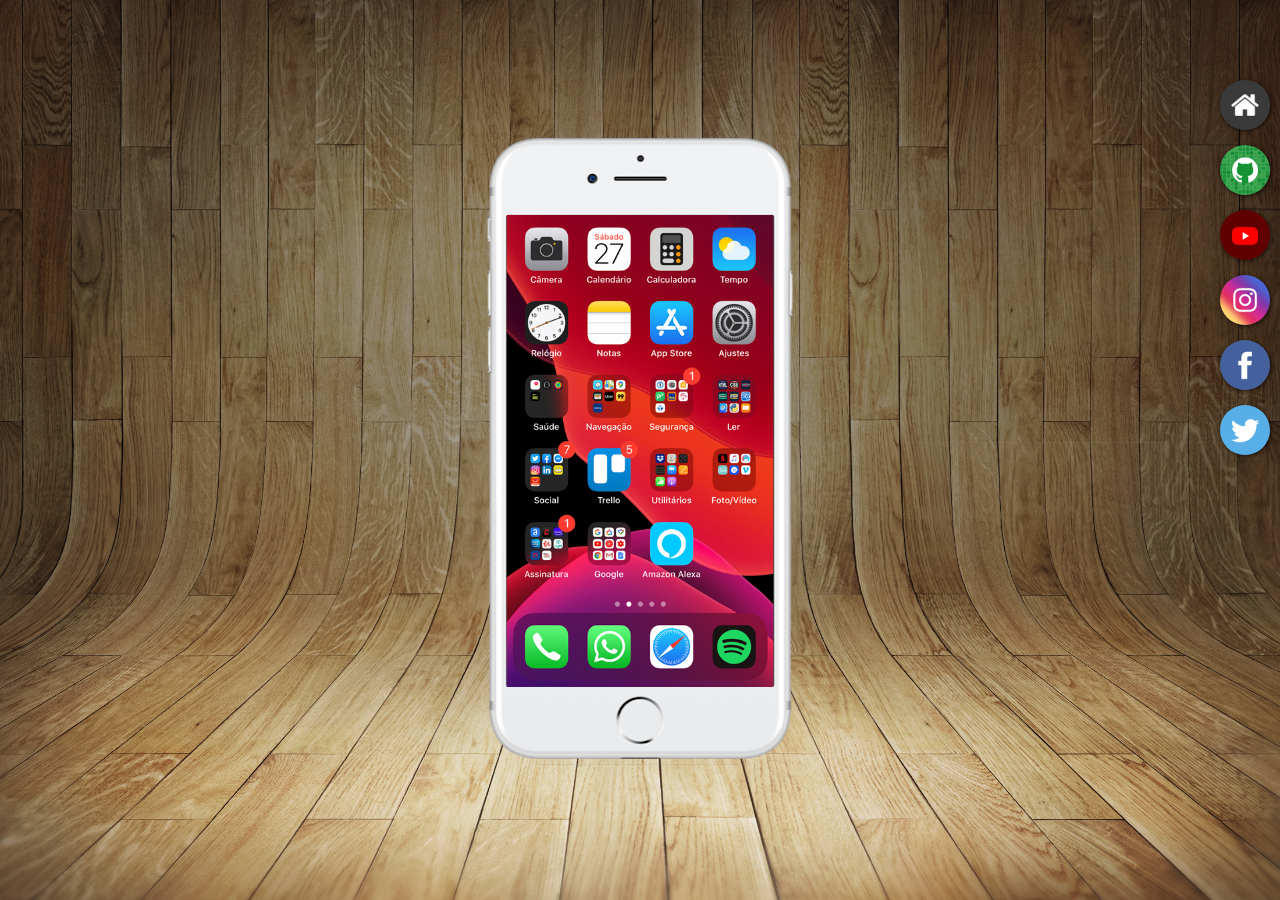
<file: index.html>
<!DOCTYPE html>
<html lang="pt-br">
<head>
    <meta charset="UTF-8">
    <meta http-equiv="X-UA-Compatible" content="IE=edge">
    <meta name="viewport" content="width=device-width, initial-scale=1.0">
    <link rel="shortcut icon" href="favicon.ico" type="image/x-icon">
    <link rel="stylesheet" href="style/style.css">
    <title>Redes Socias</title>
</head>
<body>
    <main>
        <section id="telefone">
            <iframe src="home.html" name="tela"
            id="tela" frameborder="0">
        Seu navegador não é compativel</iframe>
        </section>
        <section id="redes-socias">
            <a href="home.html" target="tela"><img src="imagens/logo-home.jpg" alt="Home"></a>
            <a href="github.html" target="tela"><img src="imagens/logo-github.jpg" alt="Github"></a>
            <a href="youtube.html" target="tela"><img src="imagens/logo-youtube.jpg" alt="Youtube"></a>
            <a href="instagram.html" target="tela"><img src="imagens/logo-instagram.jpg" alt="Instagram"></a>
            <a href="facebook.html" target="tela"><img src="imagens/logo-facebook.jpg" alt="Facebook"></a>
            <a href="twitter.html" target="tela"><img src="imagens/logo-twitter.jpg" alt="Twitter"></a>
        </section>
    </main>
</body>
</html>
</file>
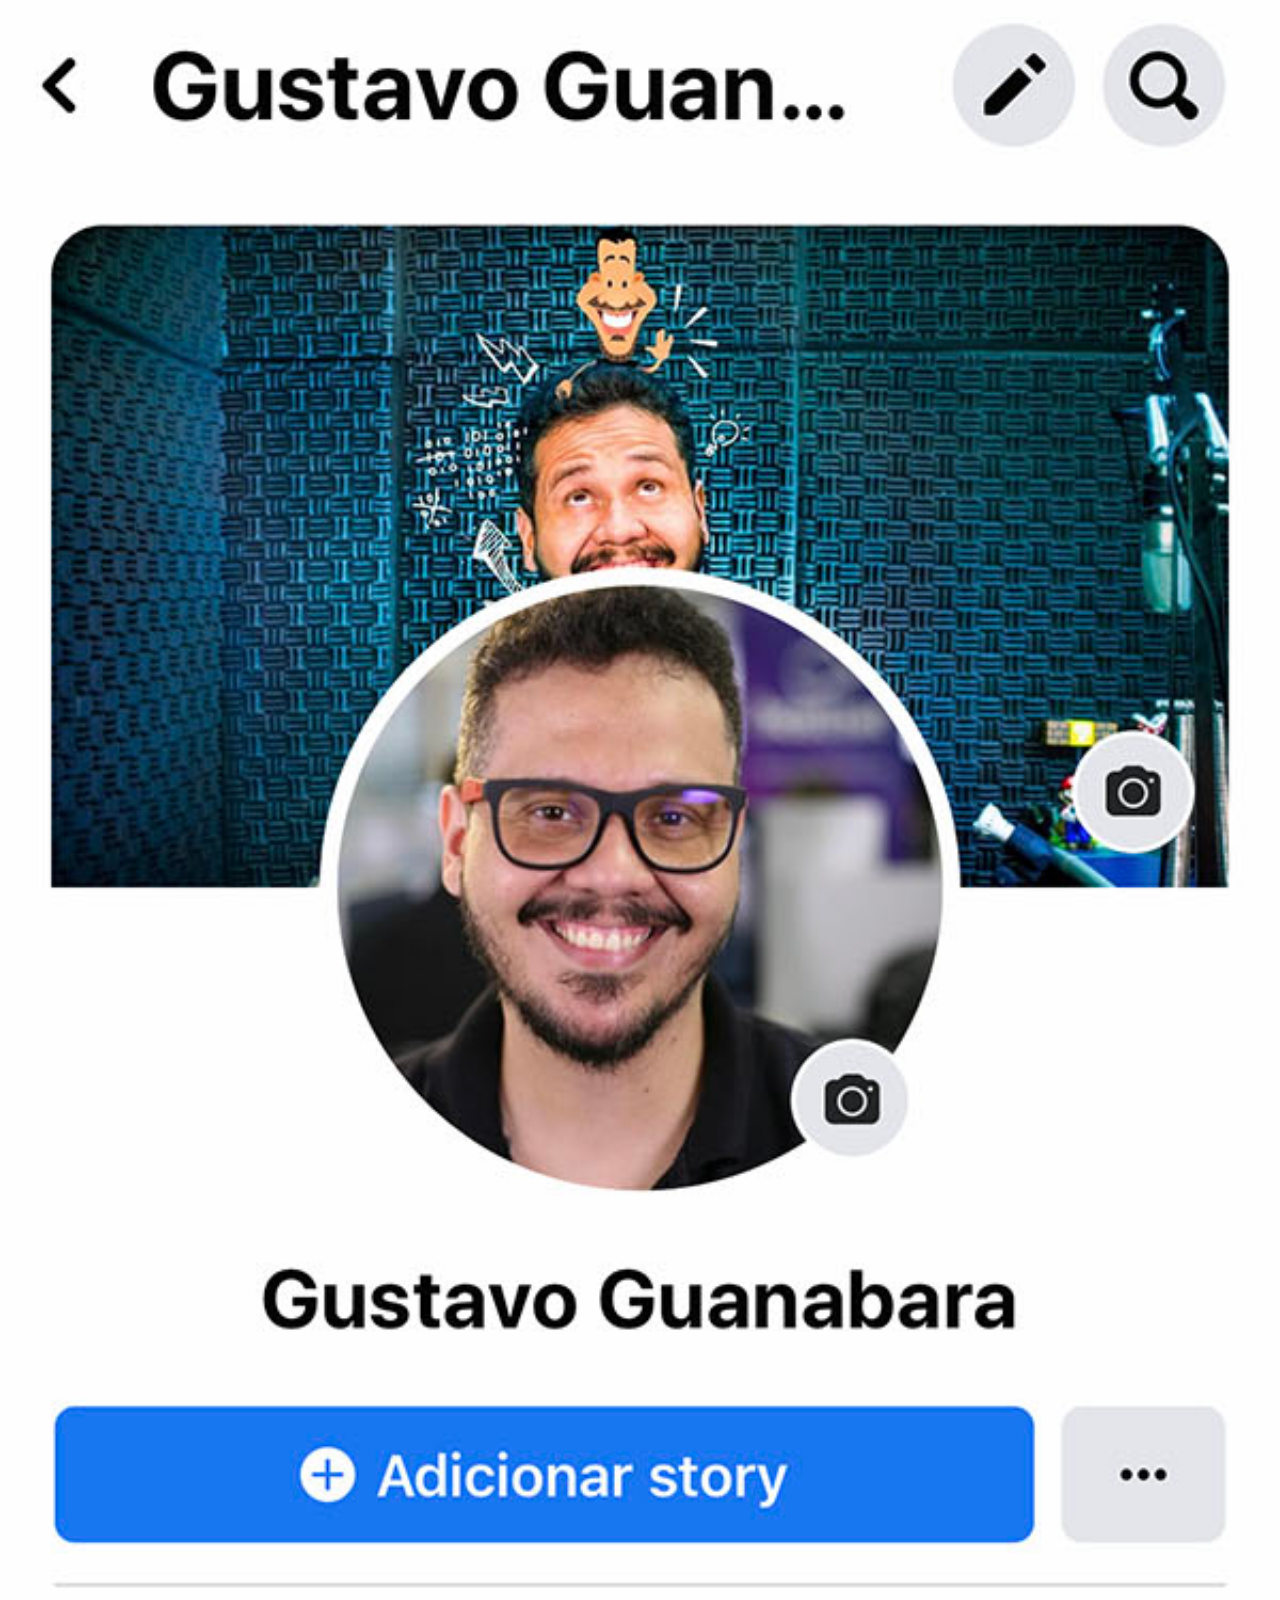
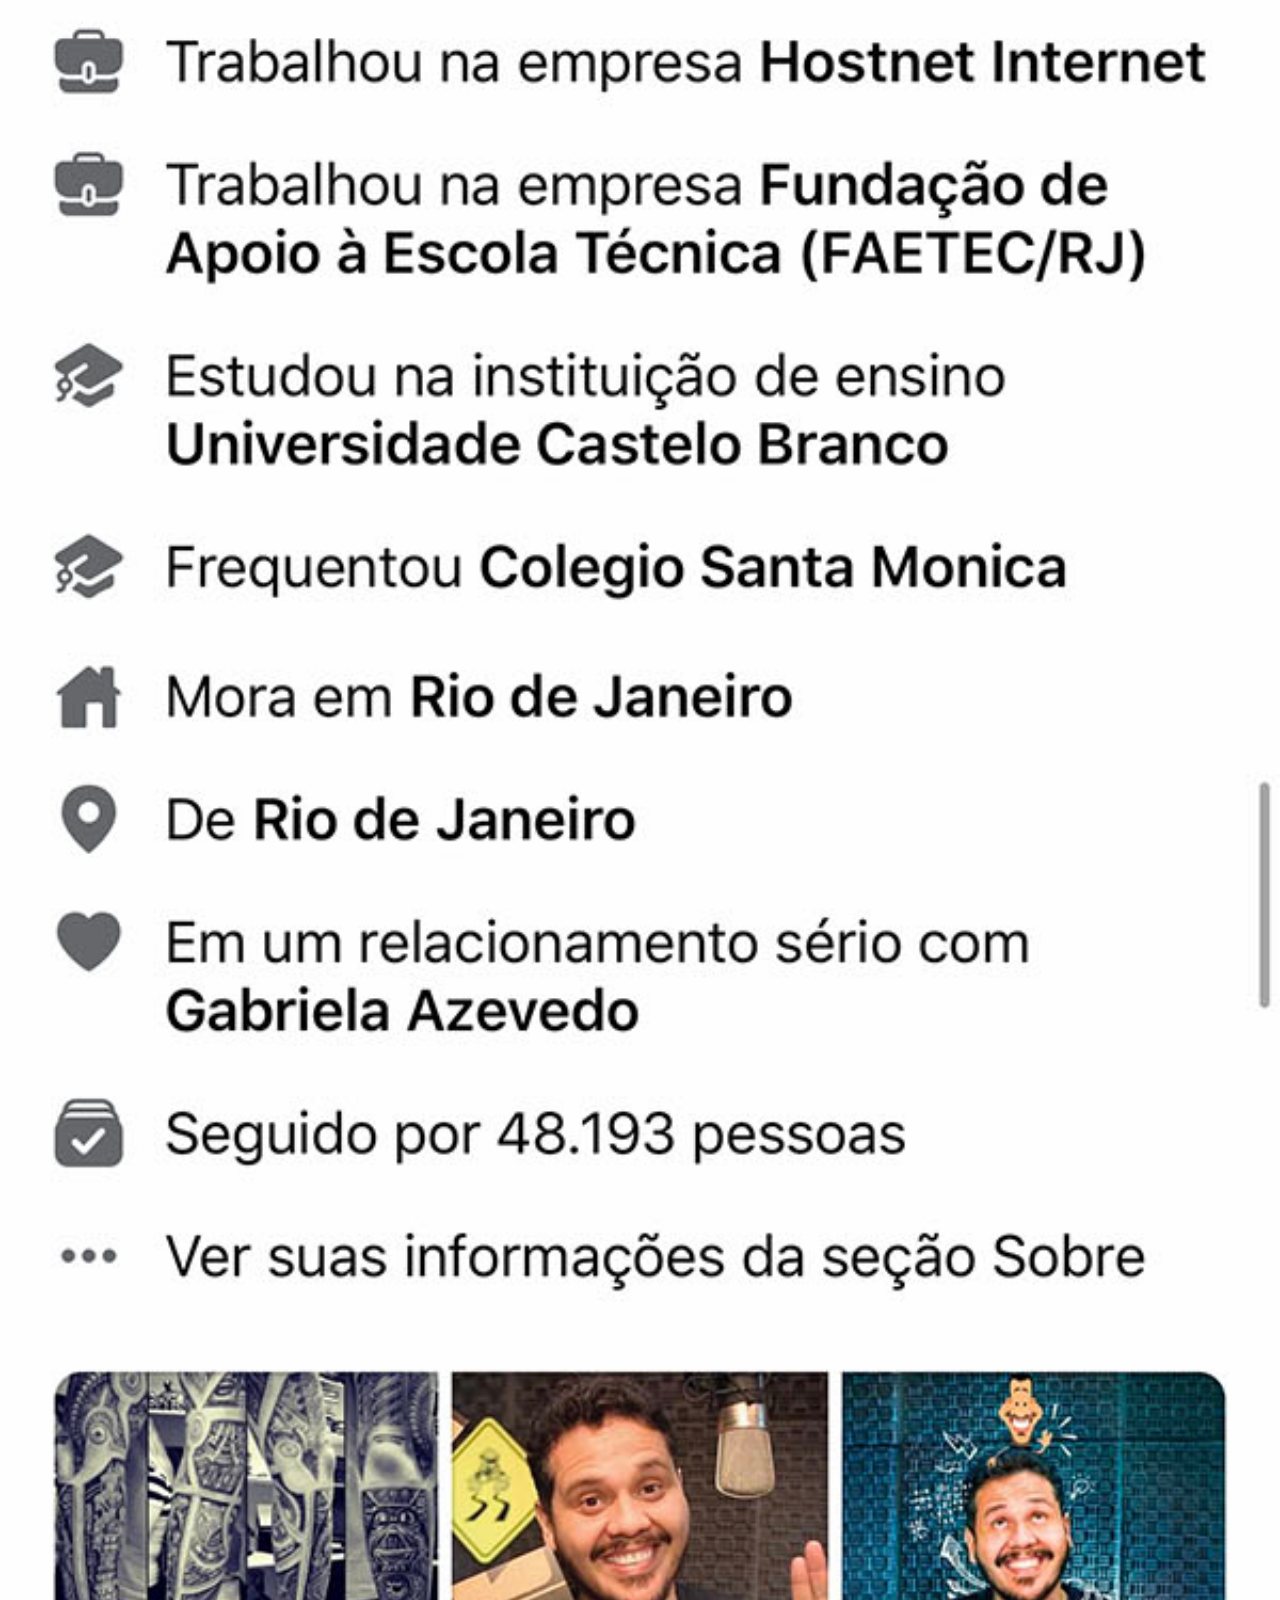
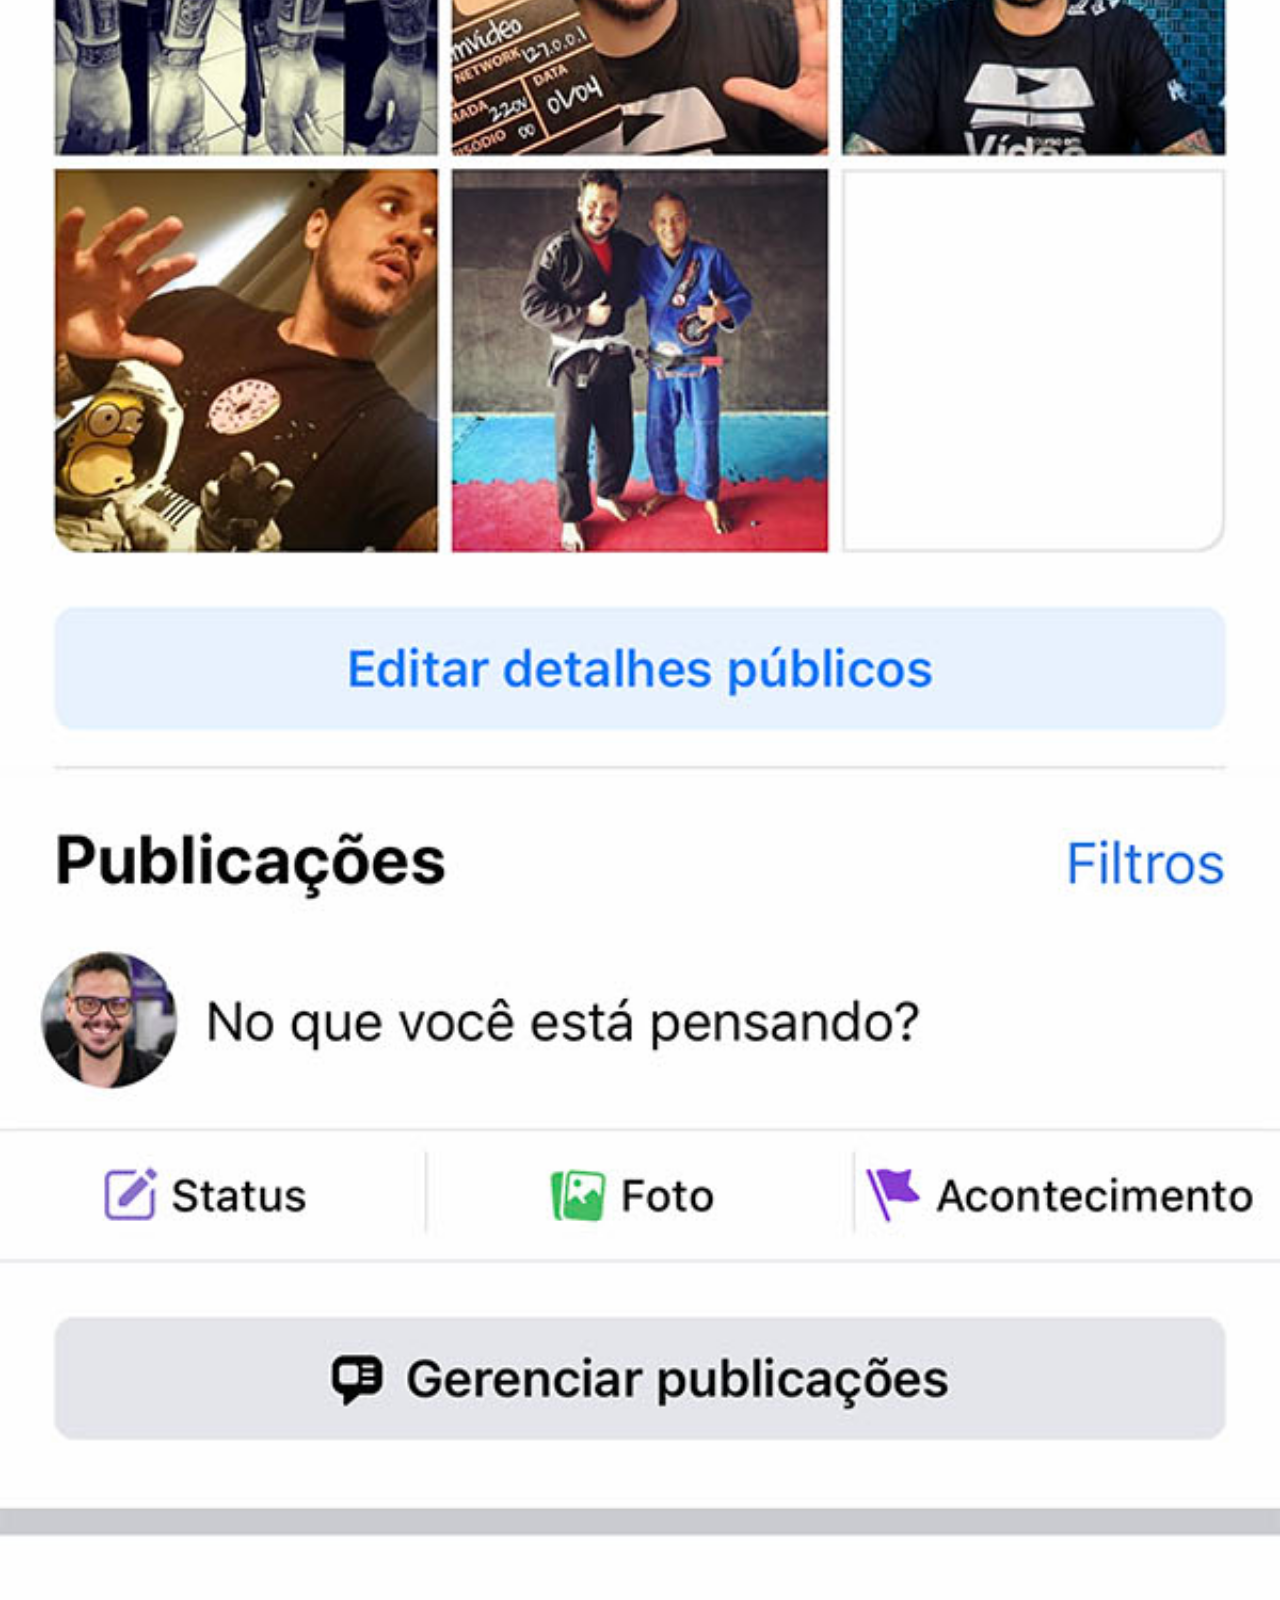
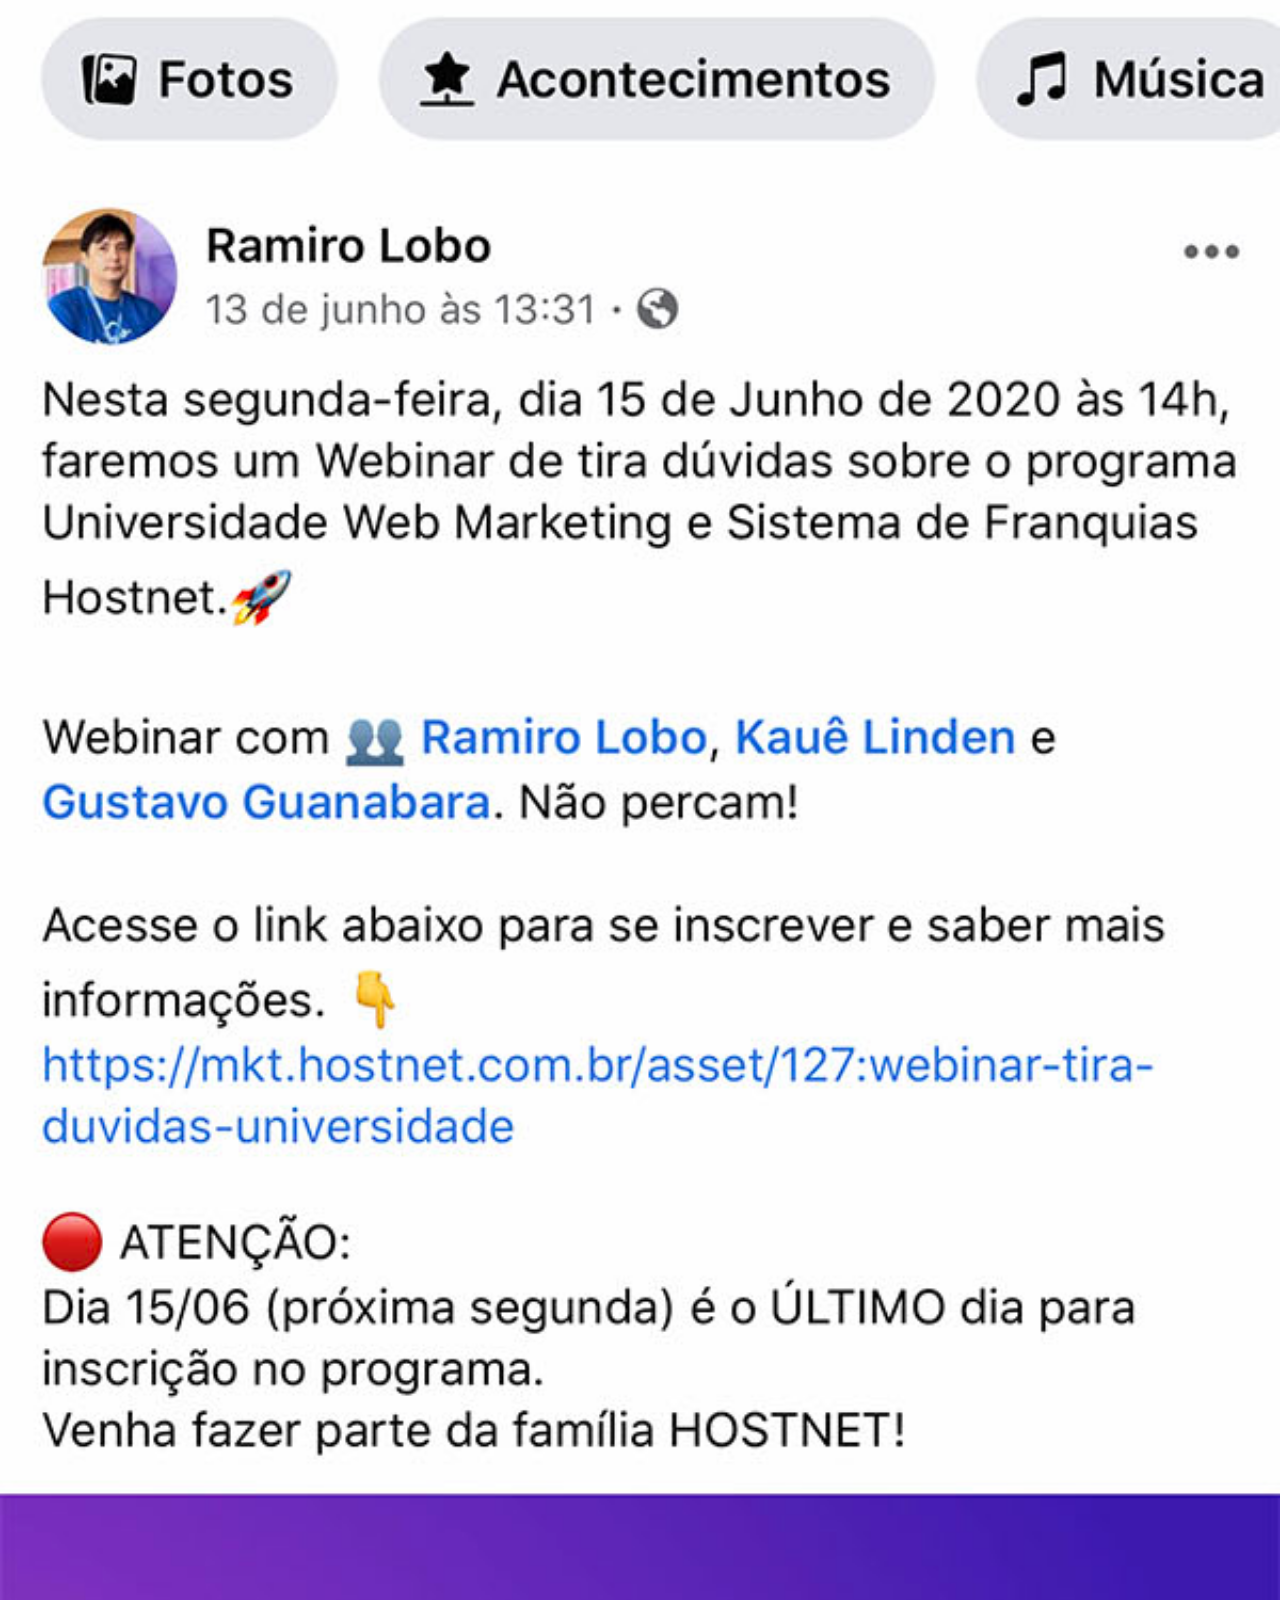
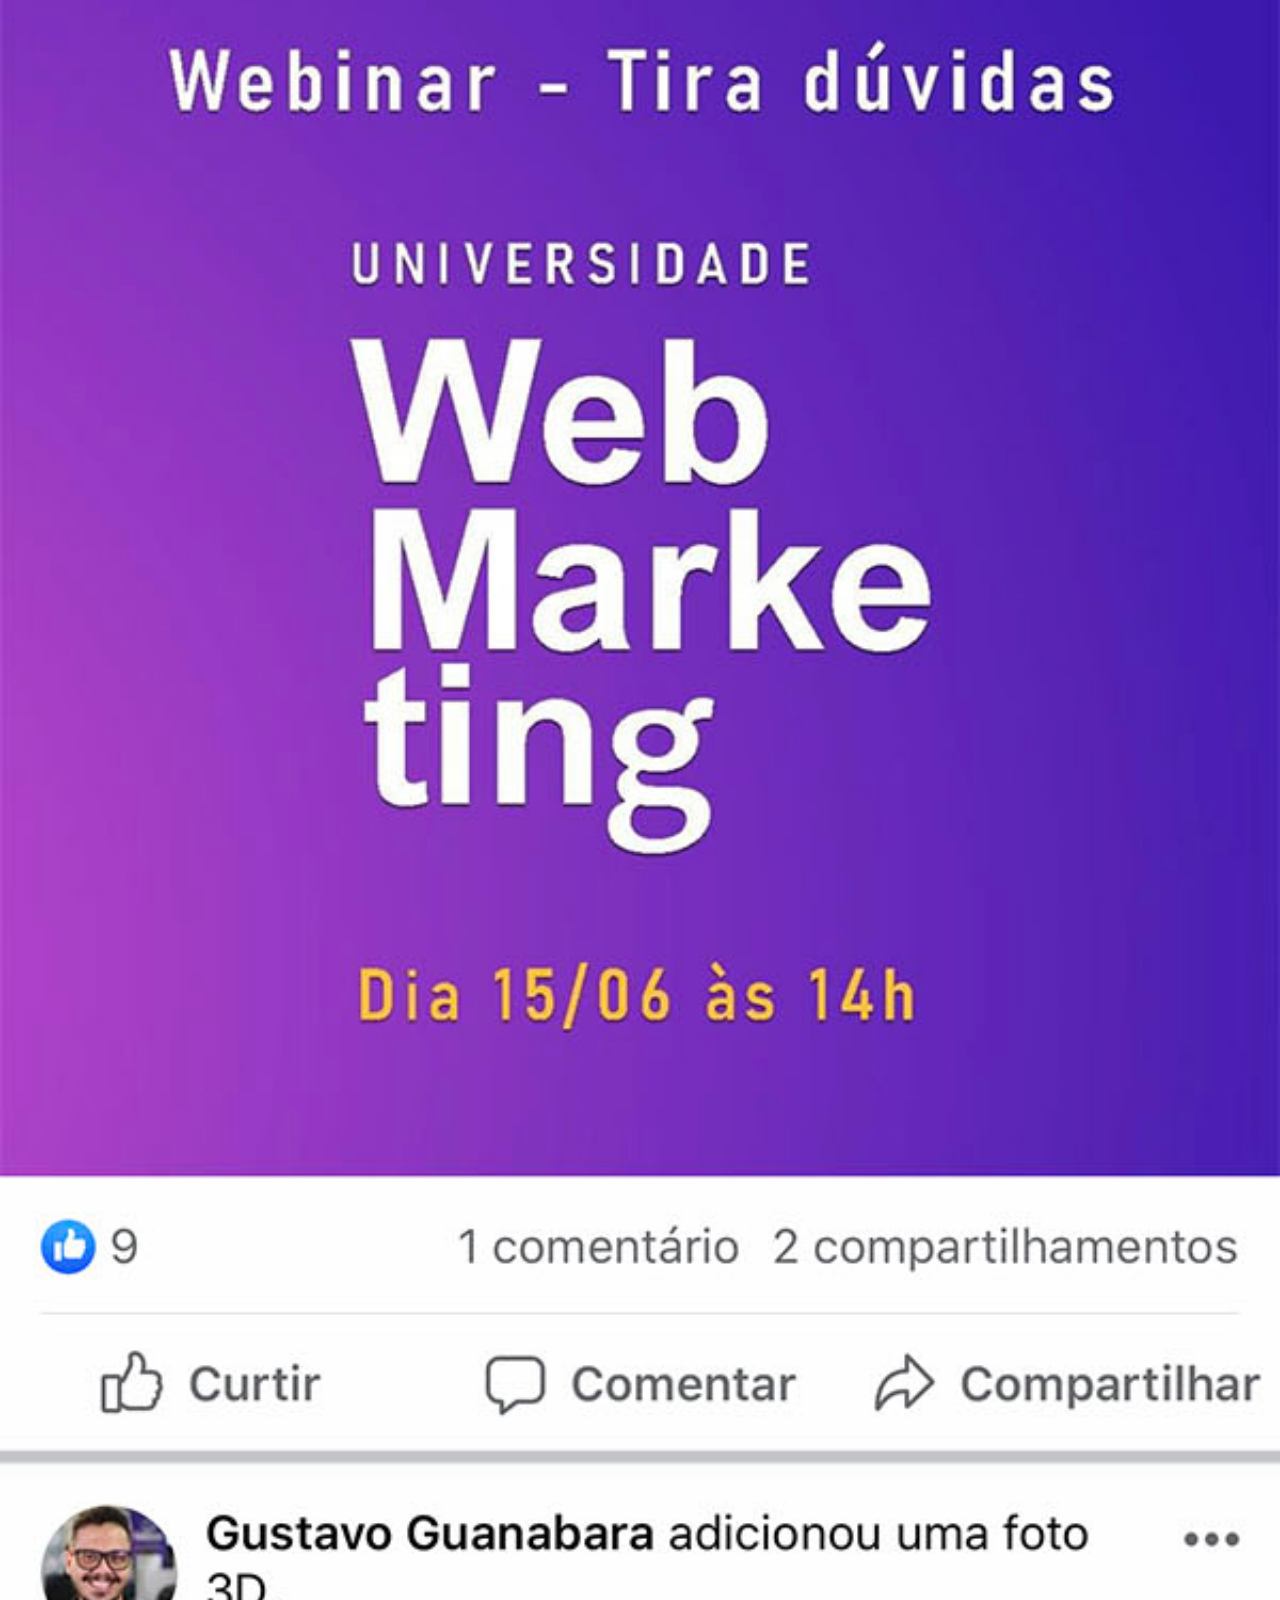
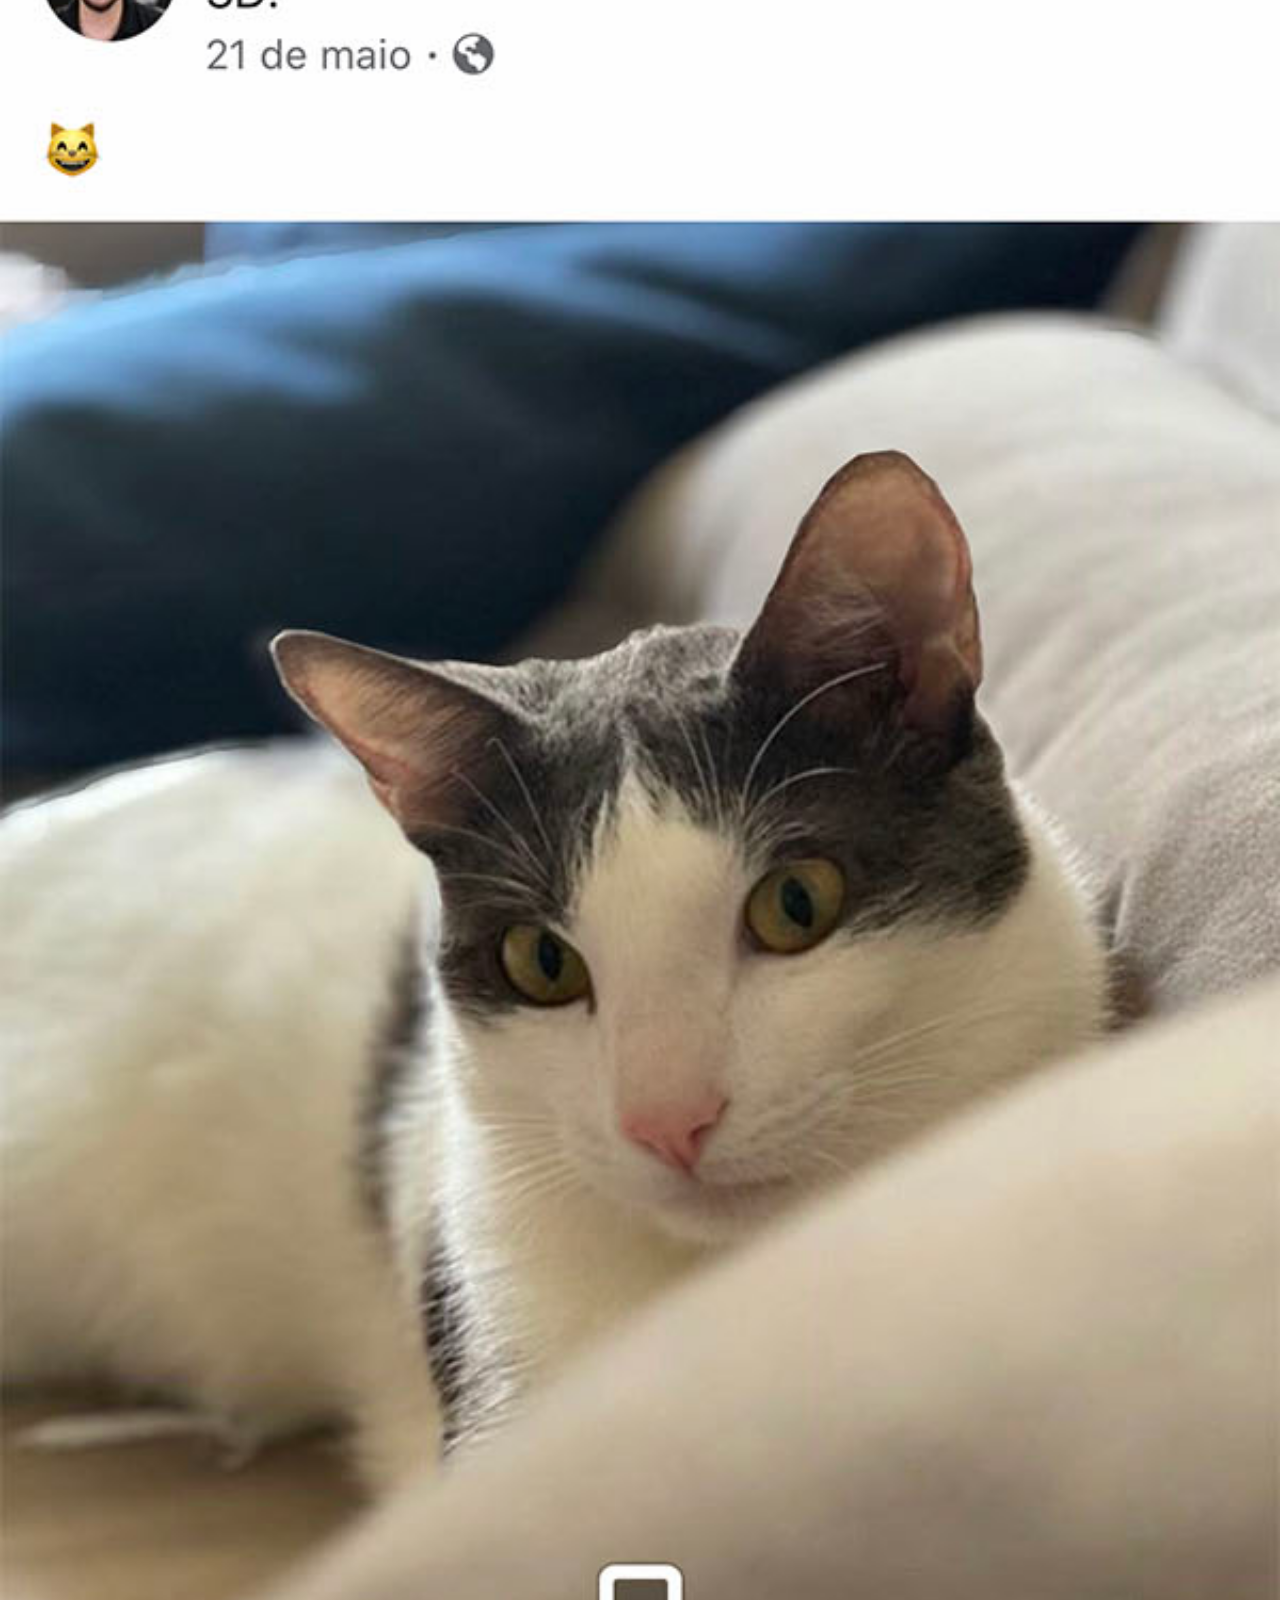
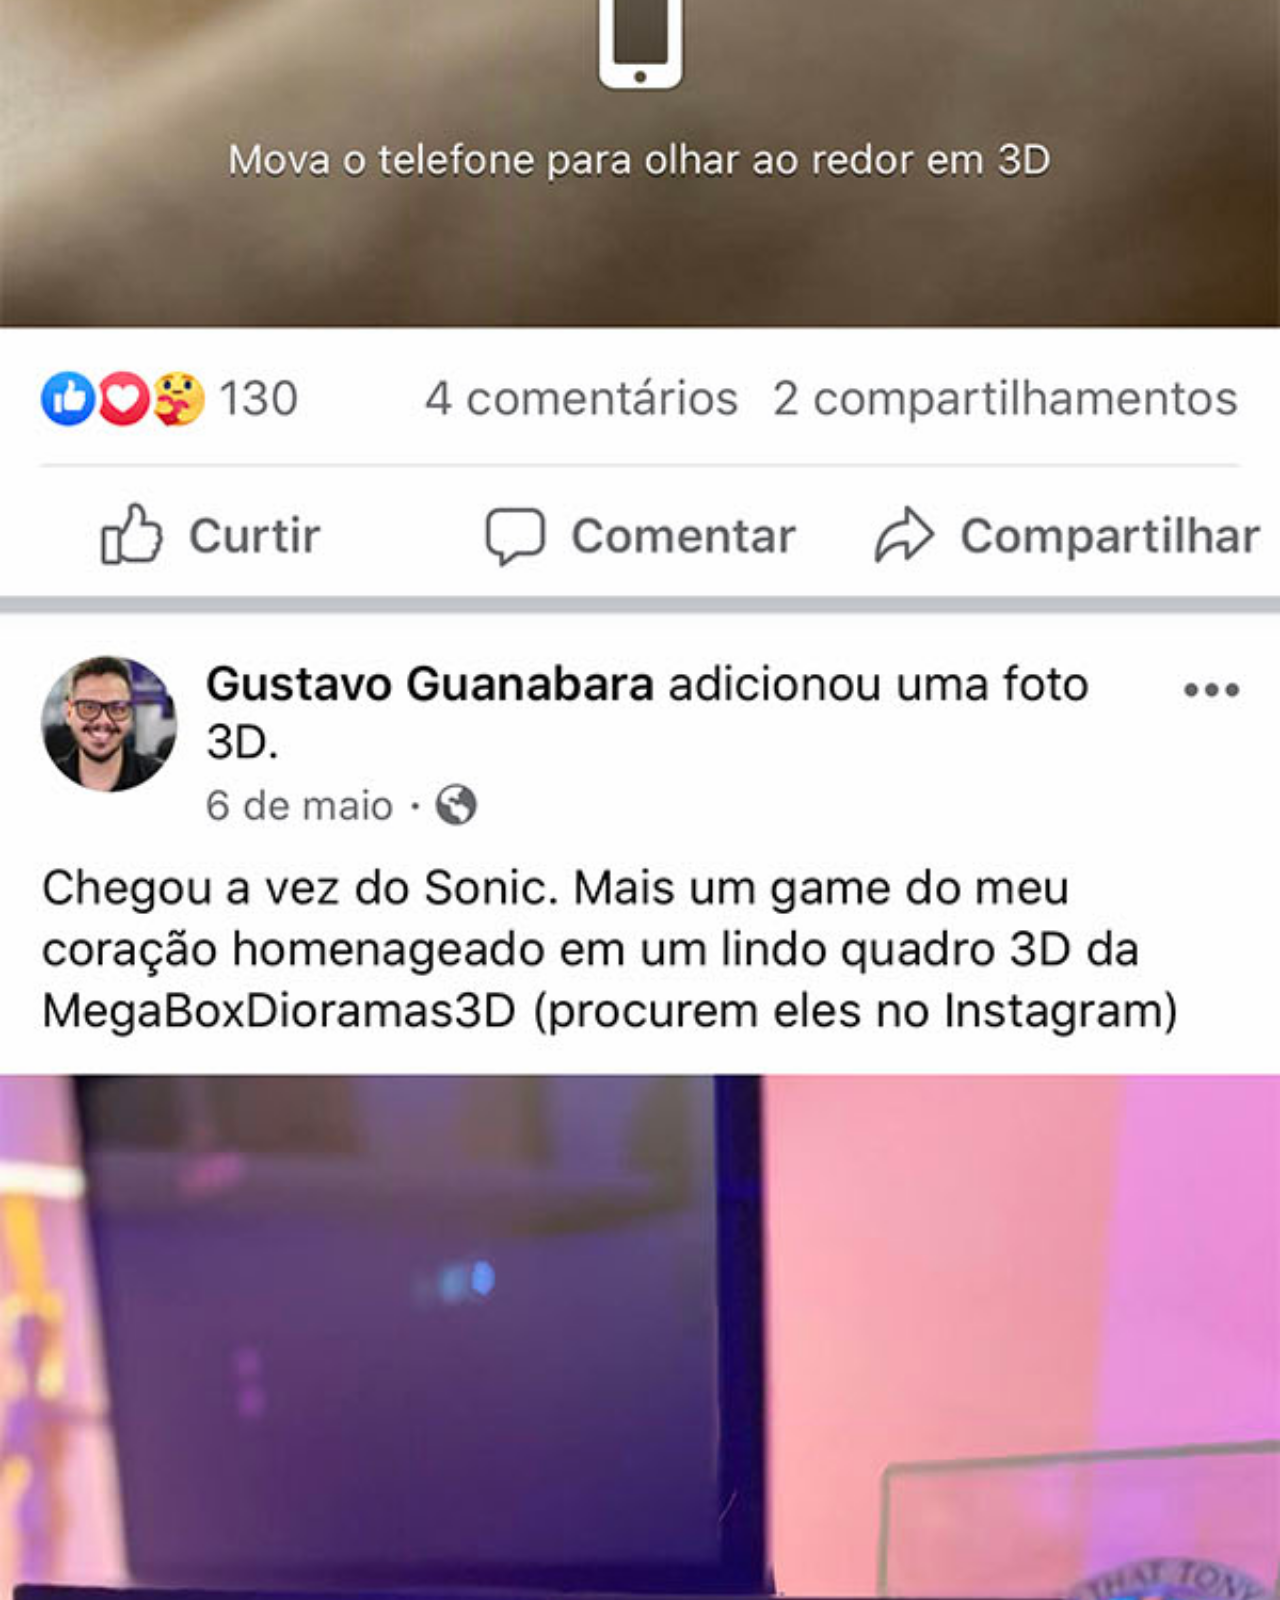
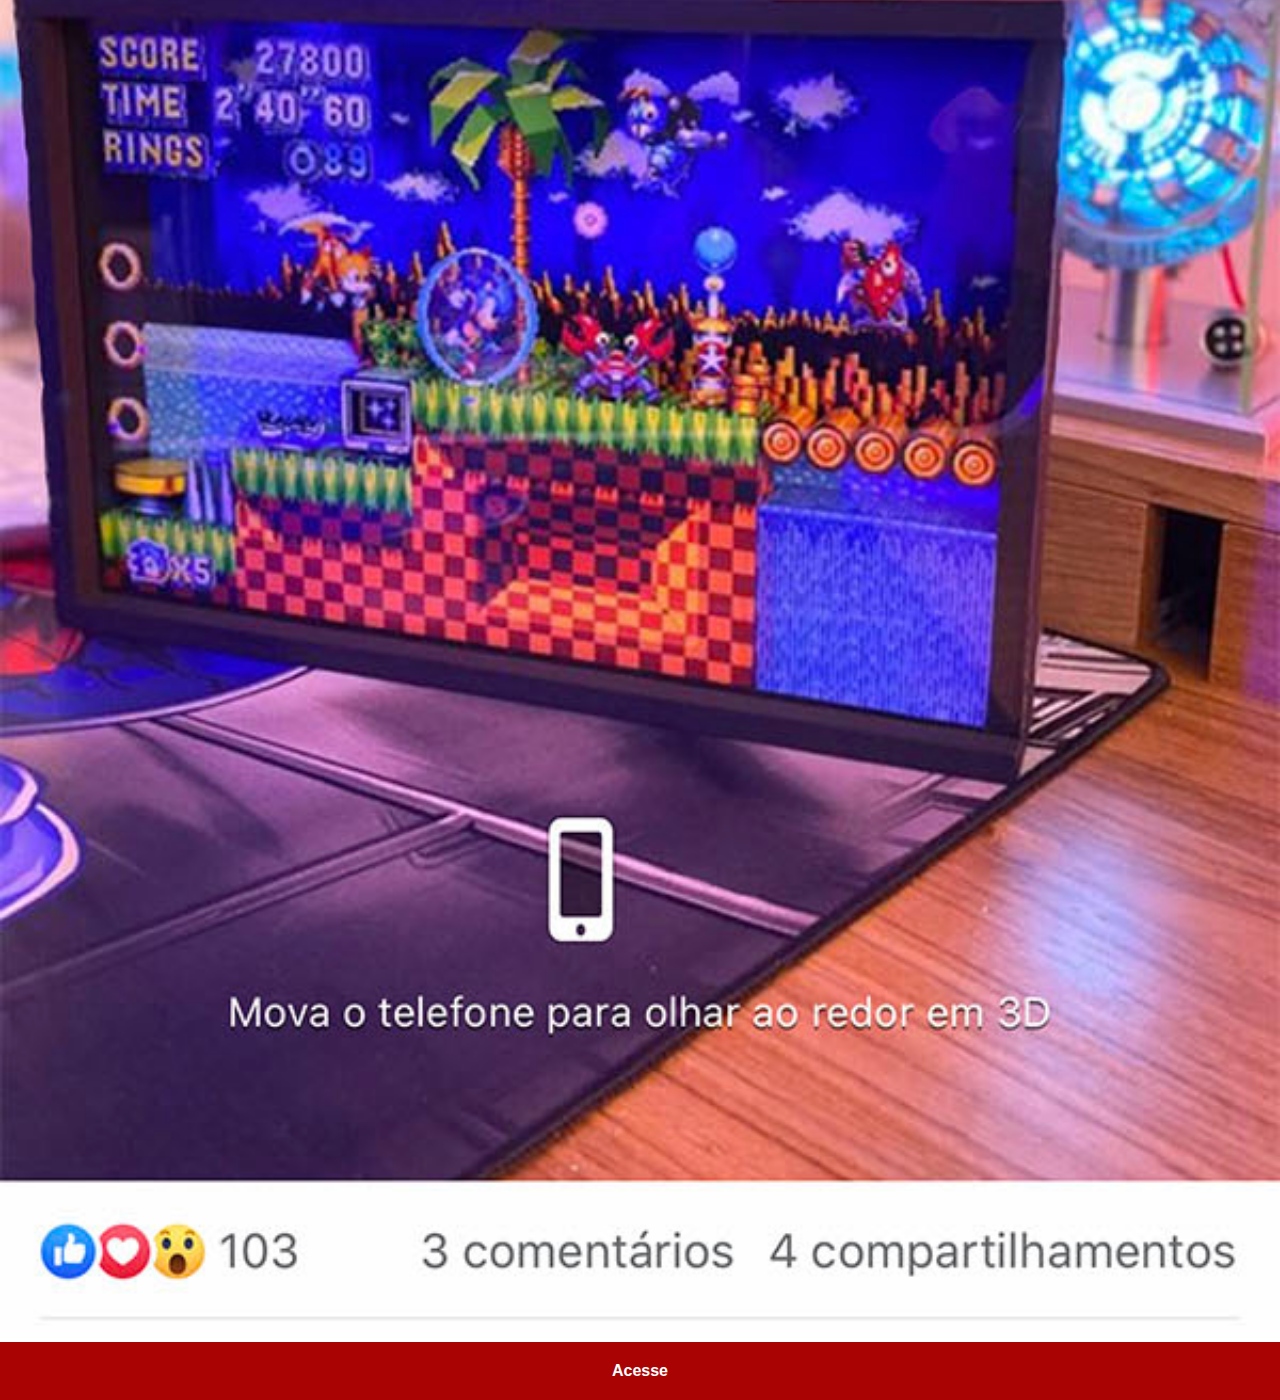
<file: facebook.html>
<!DOCTYPE html>
<html lang="pt-br">
<head>
    <meta charset="UTF-8">
    <meta http-equiv="X-UA-Compatible" content="IE=edge">
    <meta name="viewport" content="width=device-width, initial-scale=1.0">
    <link rel="stylesheet" href="style/social.css">
    <title>Facebook</title>
</head>
<body>
    <img src="imagens/tela-facebook.jpg" alt="Facebook">   
    <a href="https://www.facebook.com/gustavoguanabara" target="_blank">Acesse</a>
</body>
</html>
</file>
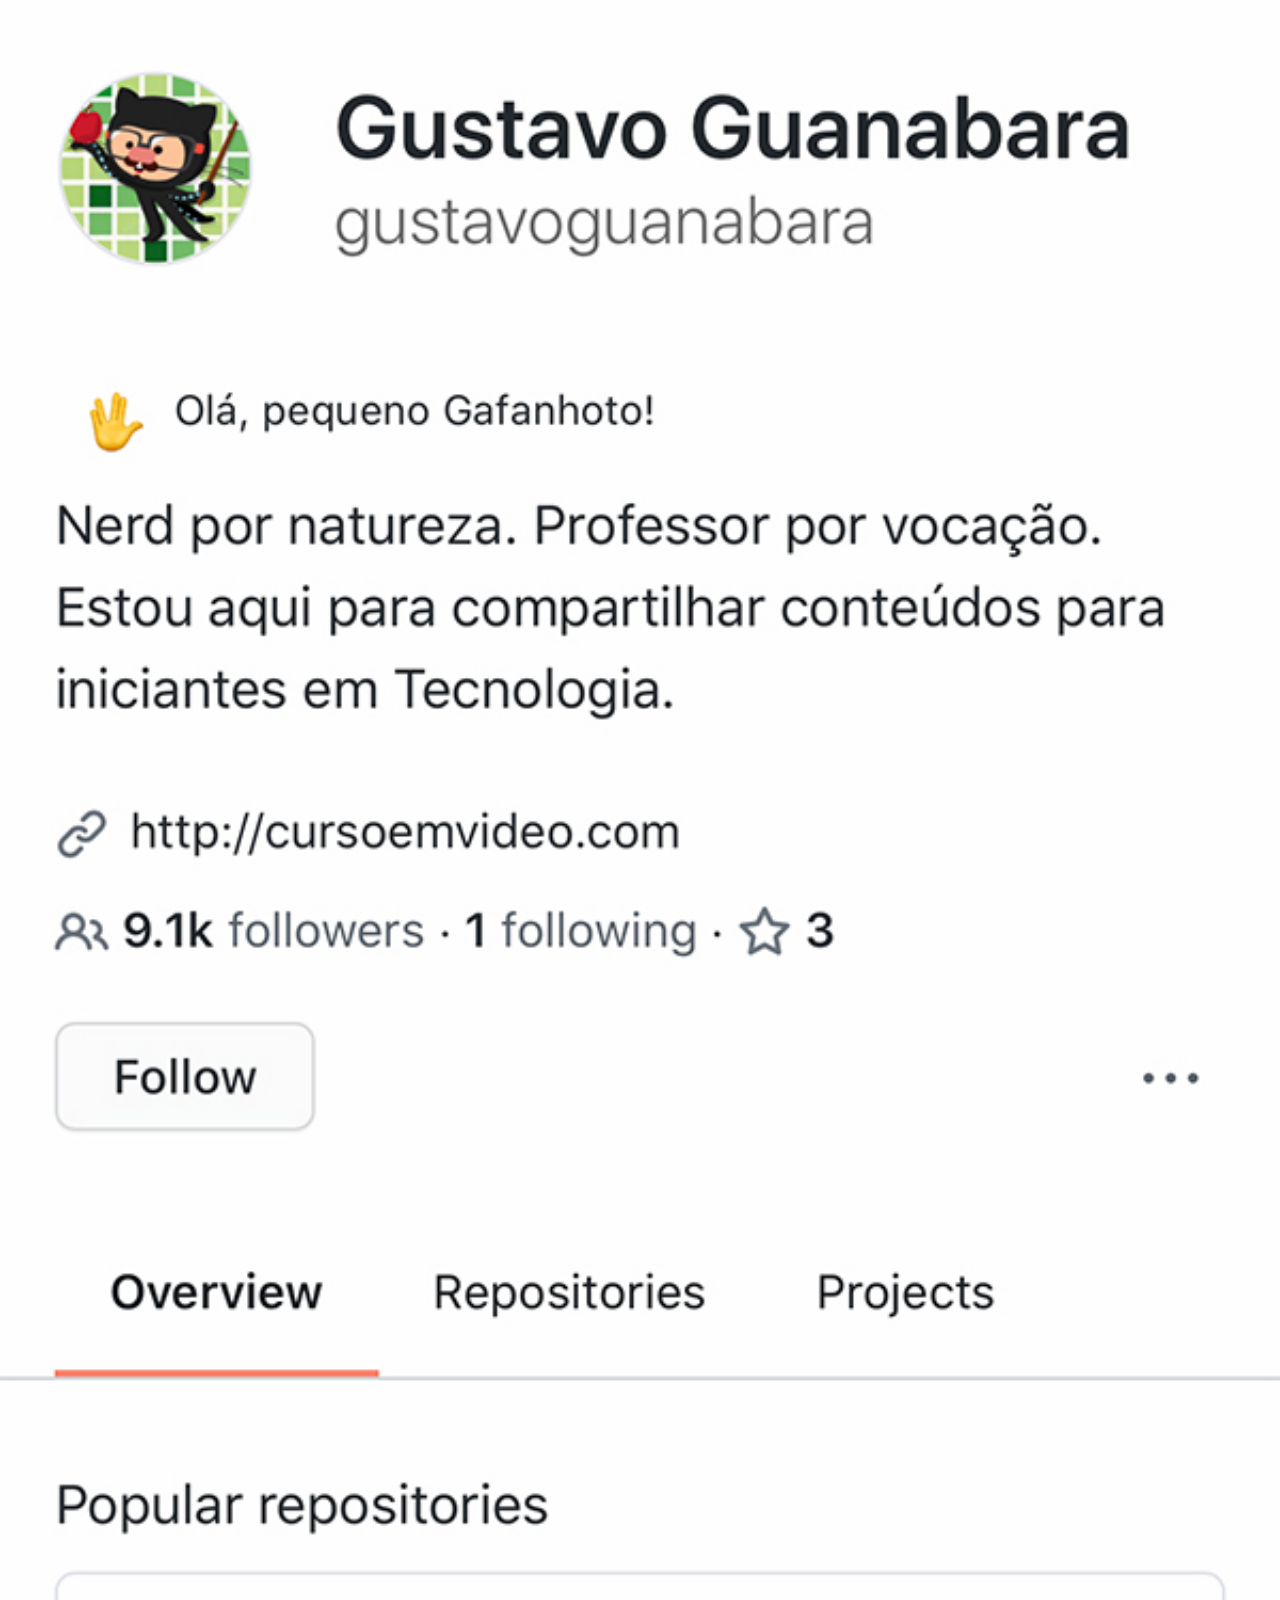
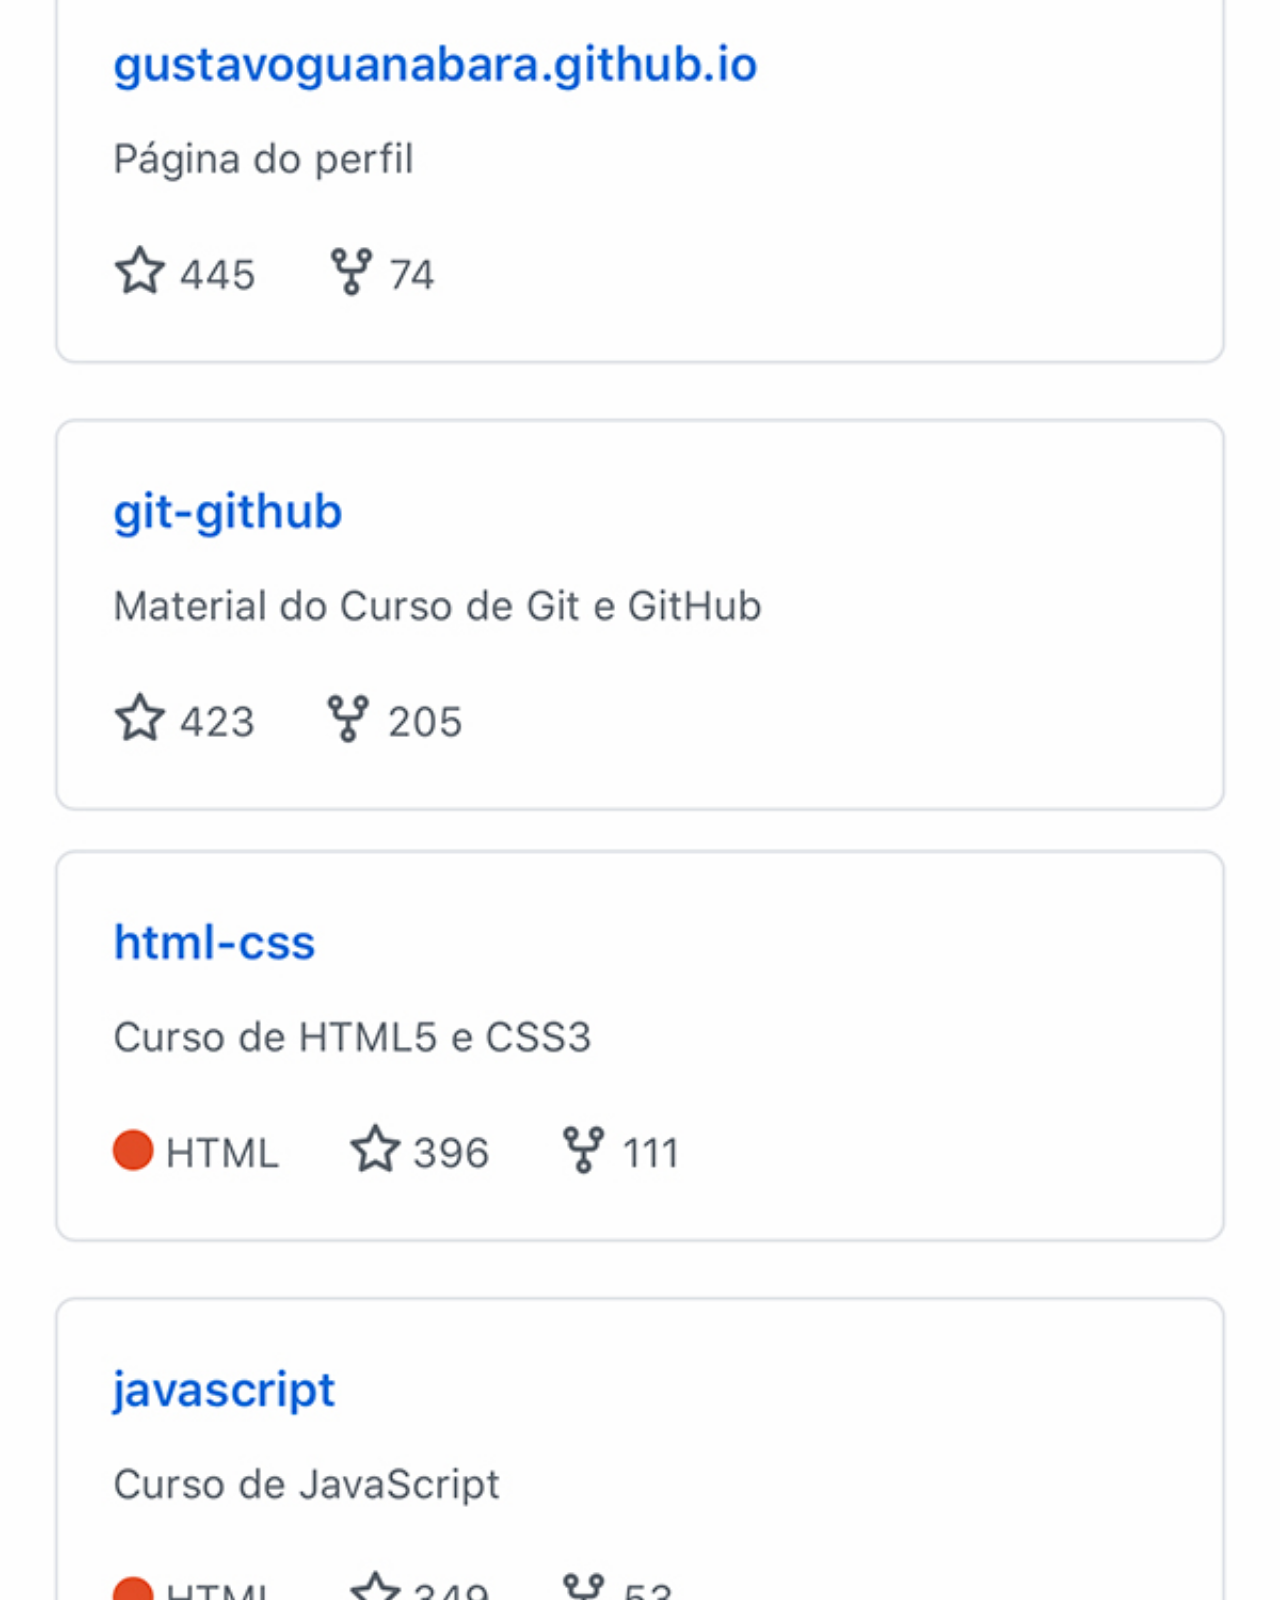
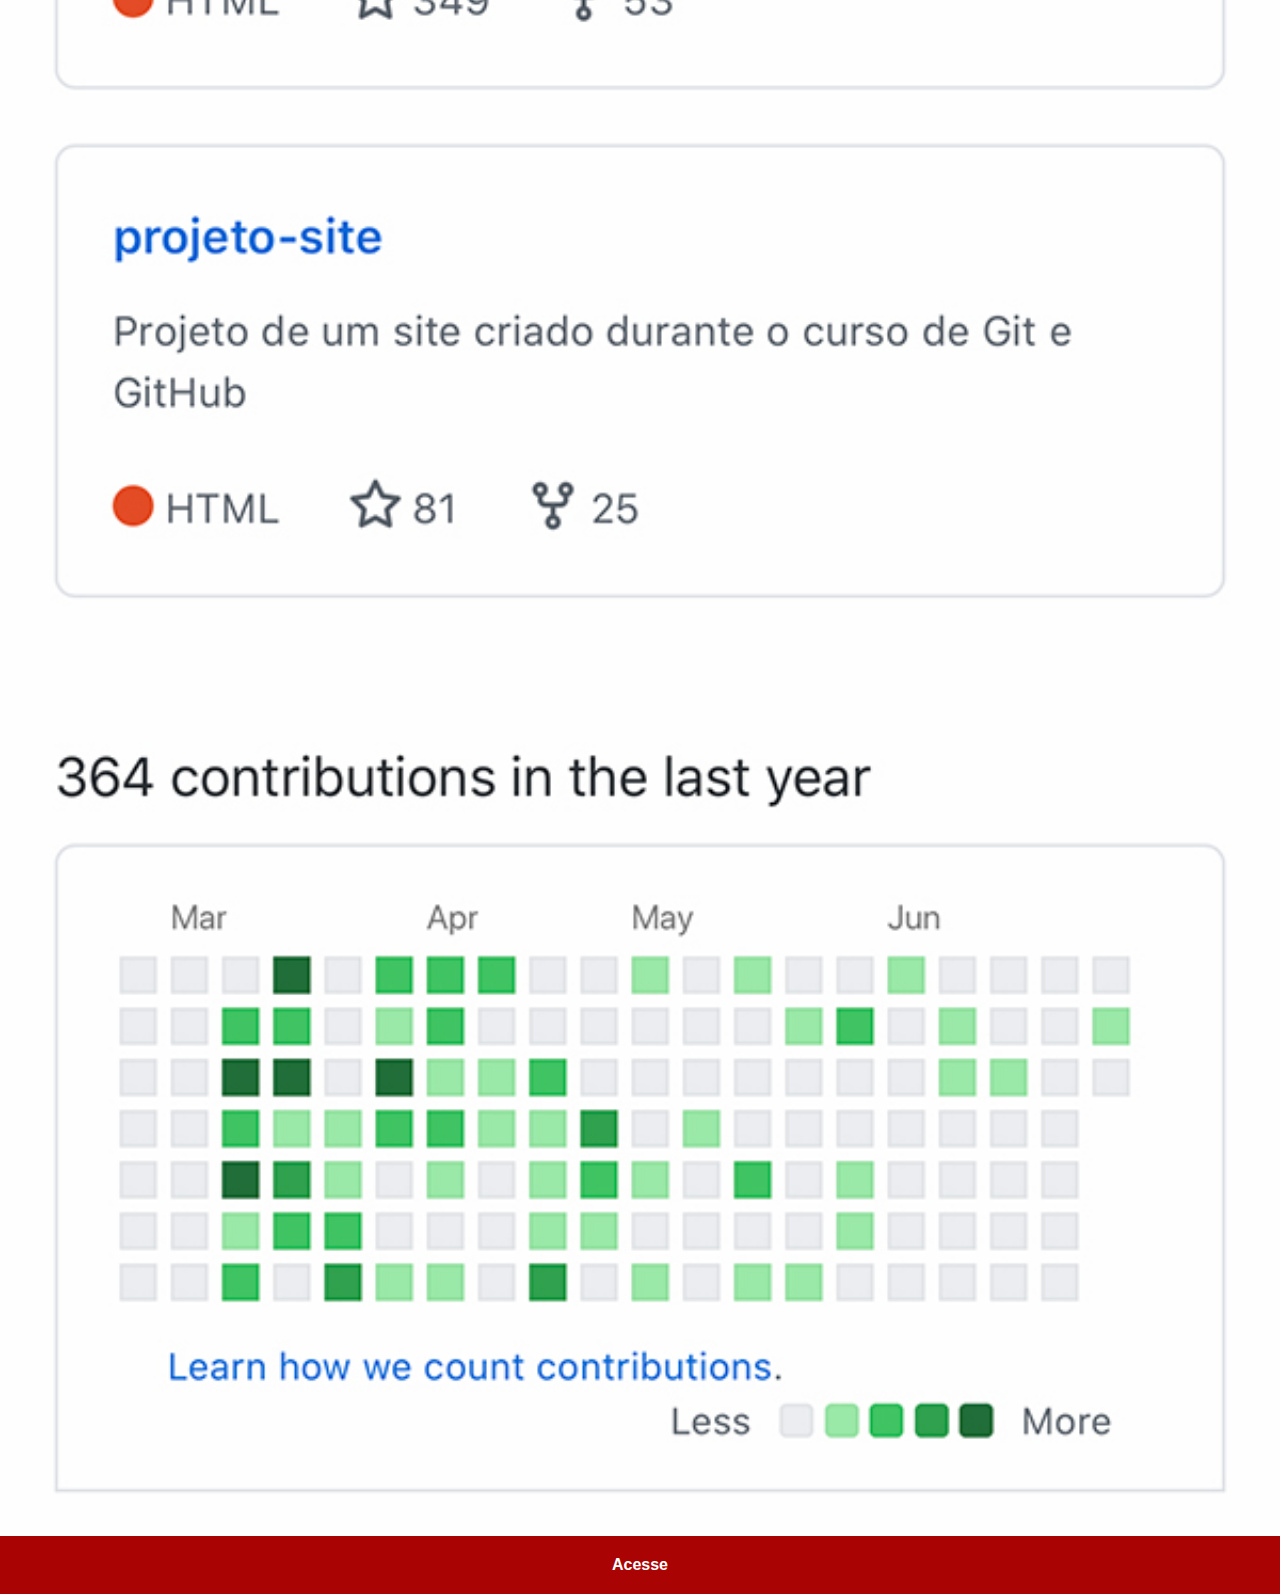
<file: github.html>
<!DOCTYPE html>
<html lang="pt-br">
<head>
    <meta charset="UTF-8">
    <meta http-equiv="X-UA-Compatible" content="IE=edge">
    <meta name="viewport" content="width=device-width, initial-scale=1.0">
    <link rel="stylesheet" href="style/social.css">
    <title>GitHub</title>
</head>
<body>
    <img src="imagens/tela-github.jpg" alt="Github">
    <a href="https://github.com/gustavoguanabara" target="_blank">Acesse</a>
    
</body>
</html>
</file>
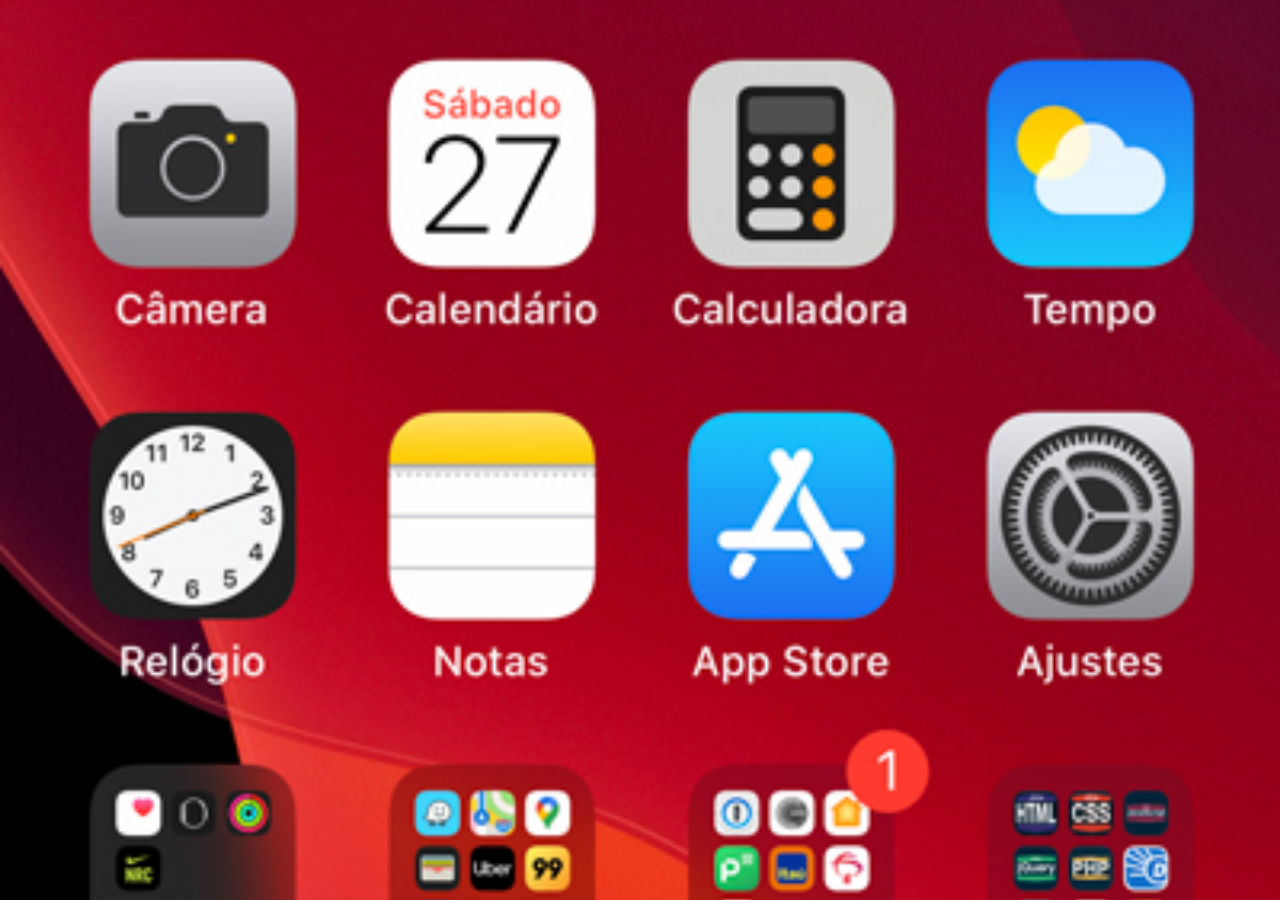
<file: home.html>
<!DOCTYPE html>
<html lang="pt-br">
<head>
    <meta charset="UTF-8">
    <meta http-equiv="X-UA-Compatible" content="IE=edge">
    <meta name="viewport" content="width=device-width, initial-scale=1.0">
    <title>Home</title>
    <style>
        * {
            margin: 0;
            padding: 0;
        }
        body{
            background: url(imagens/tela-home.jpg) no-repeat top center;
            background-size: cover;
            height: 100vh;
            width: 100vw;    
        }
    </style>
</head>

<body>
    
</body>
</html>
</file>
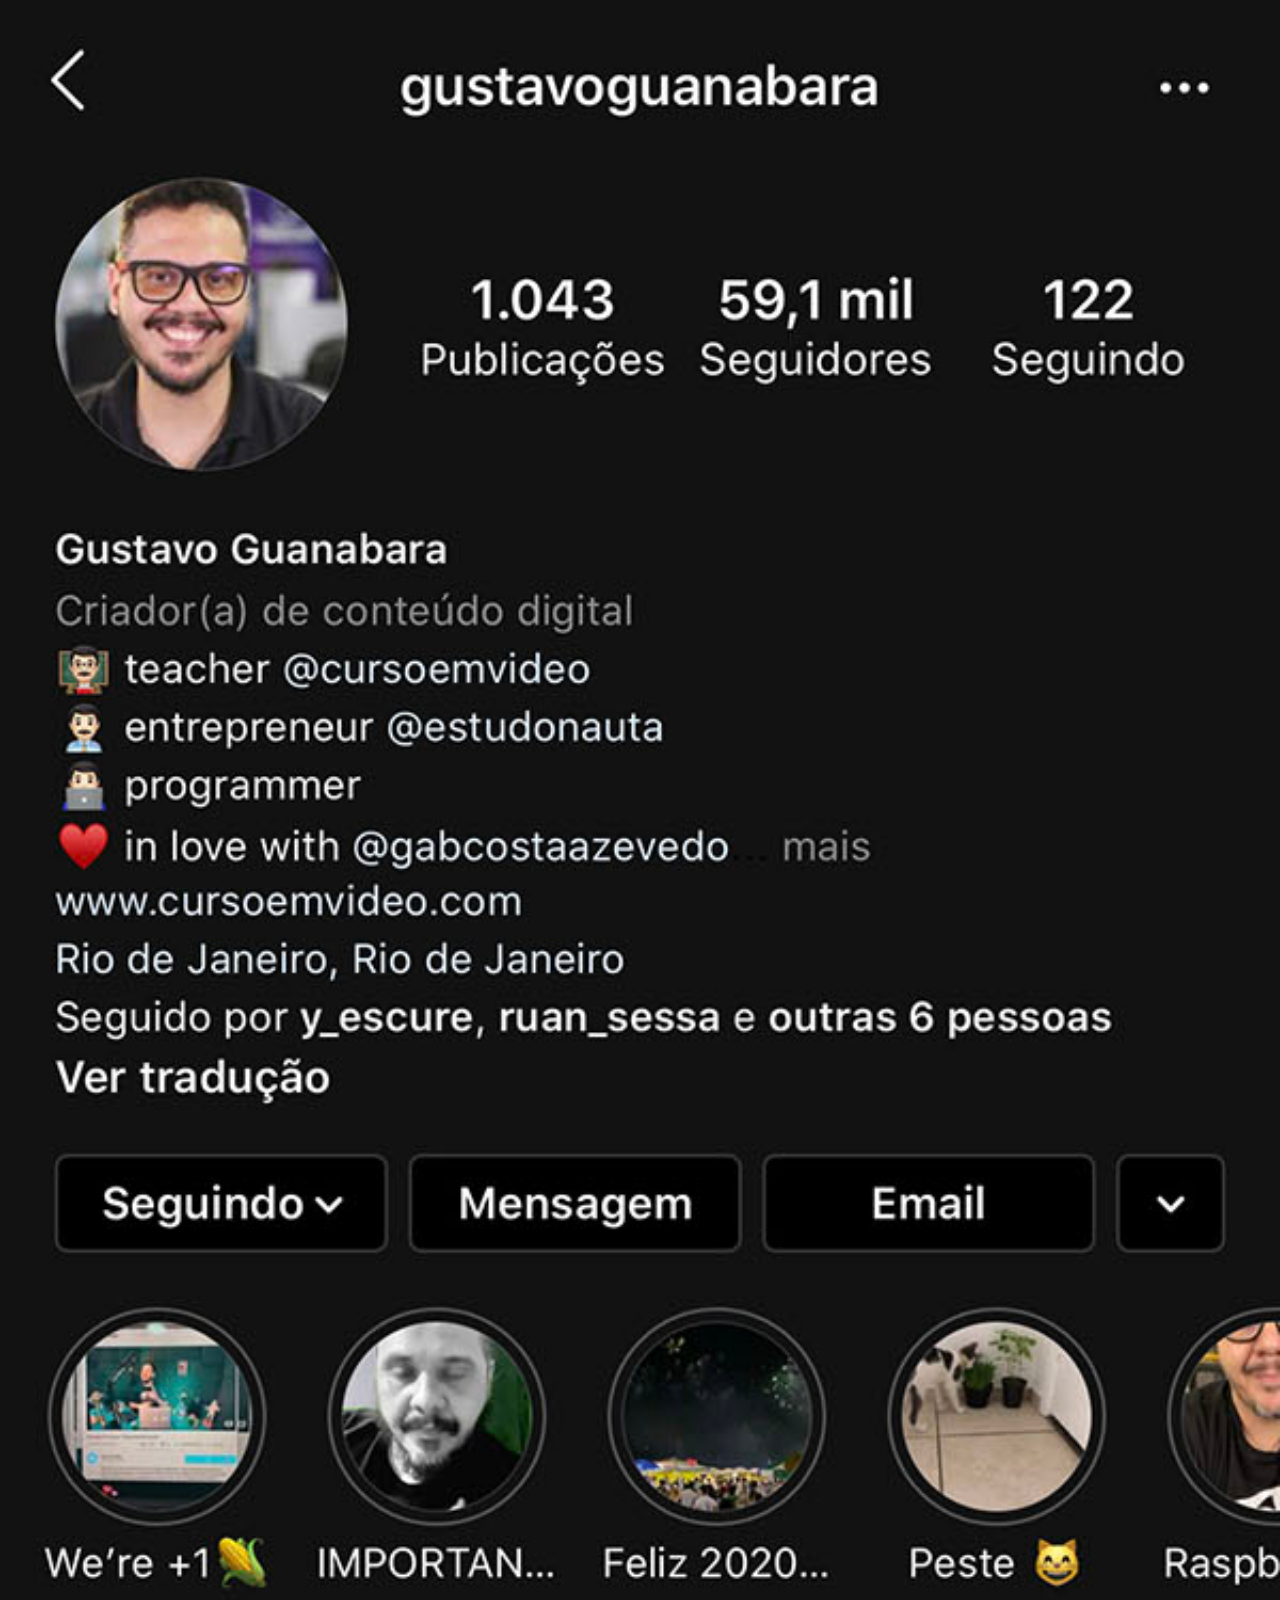
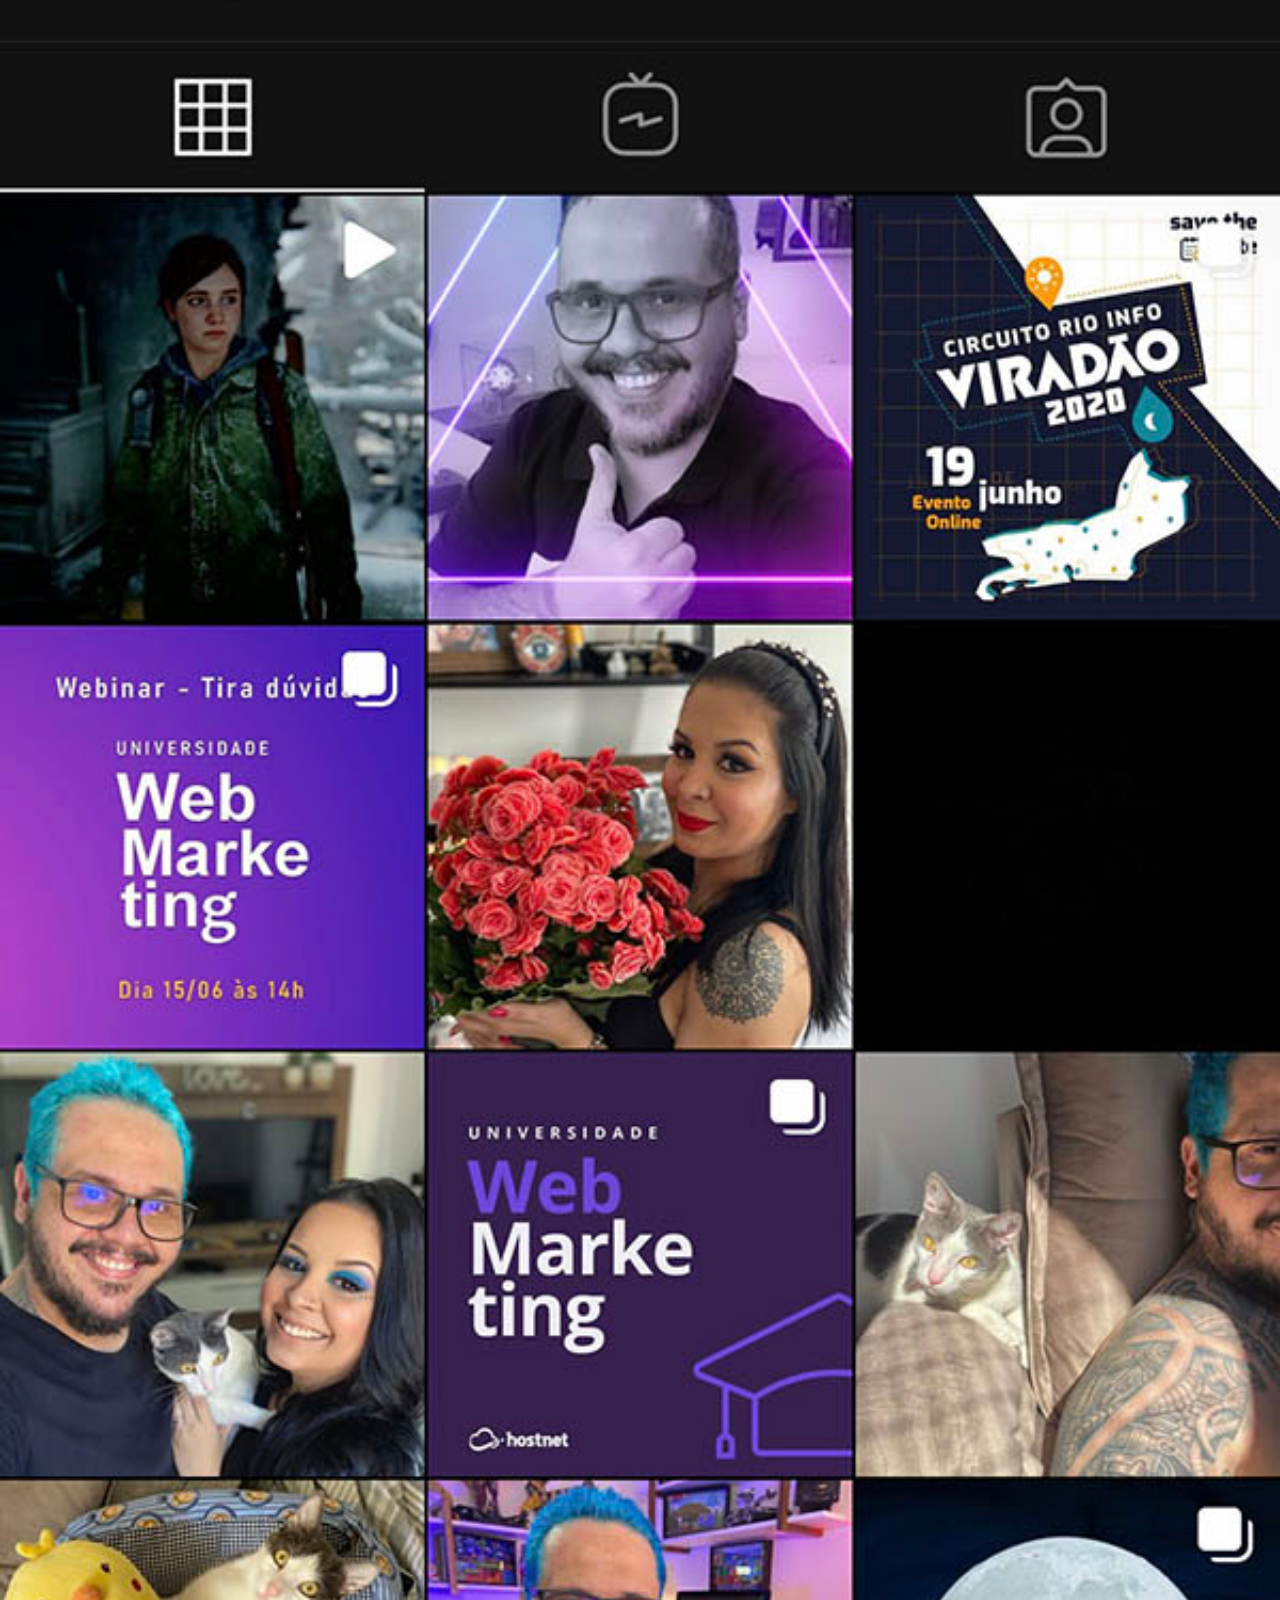
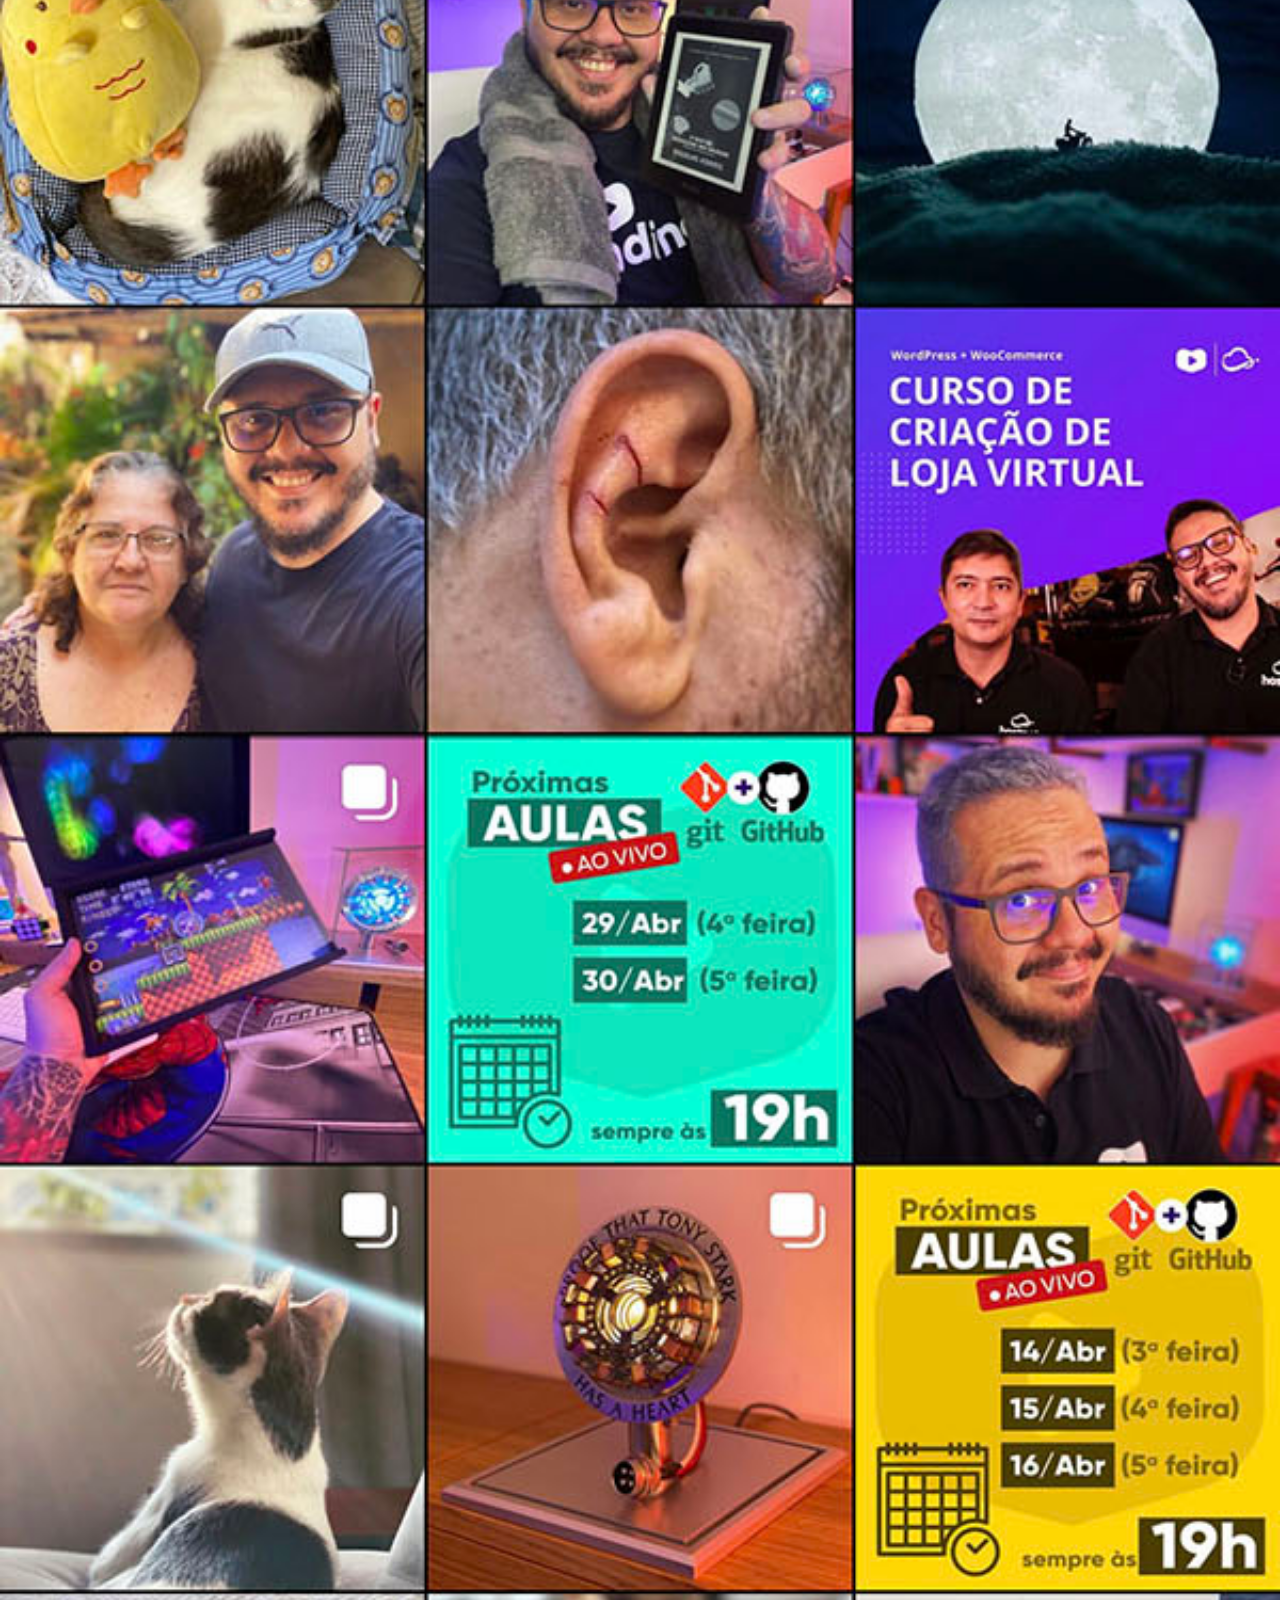
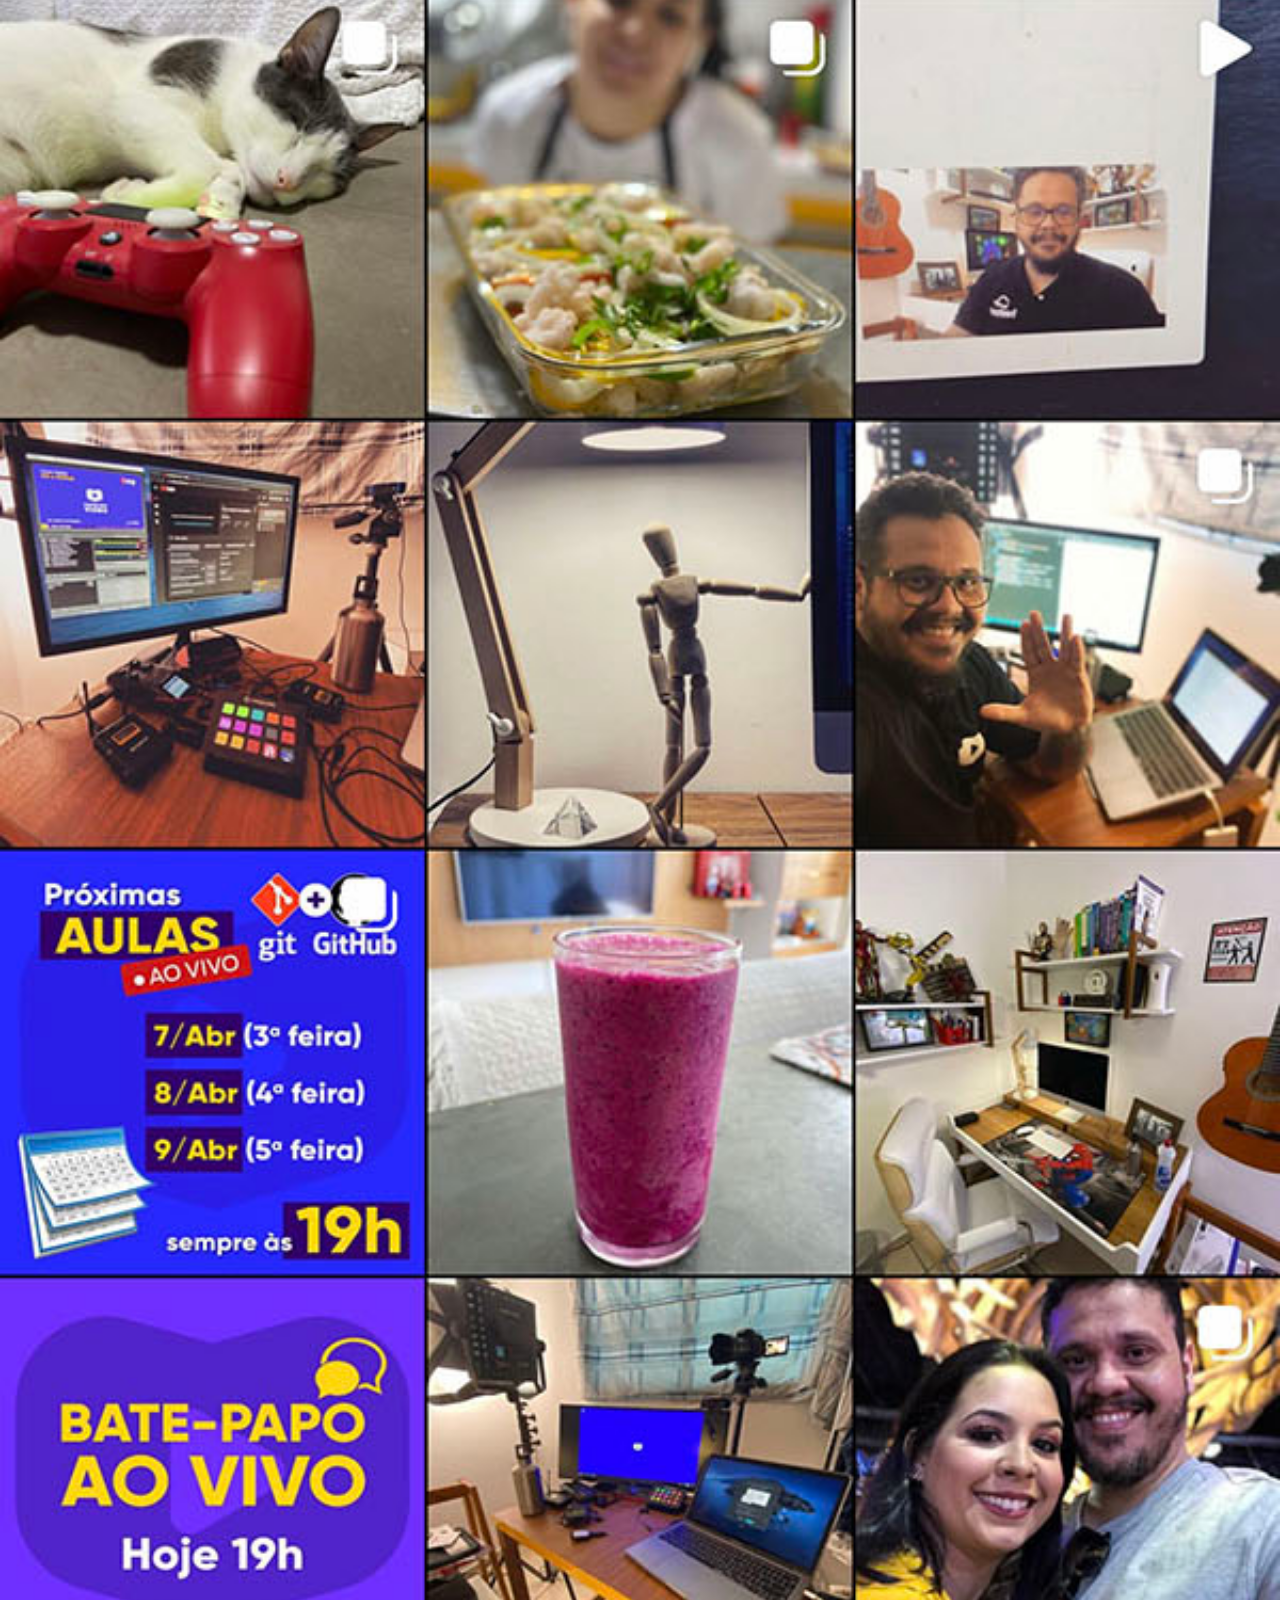
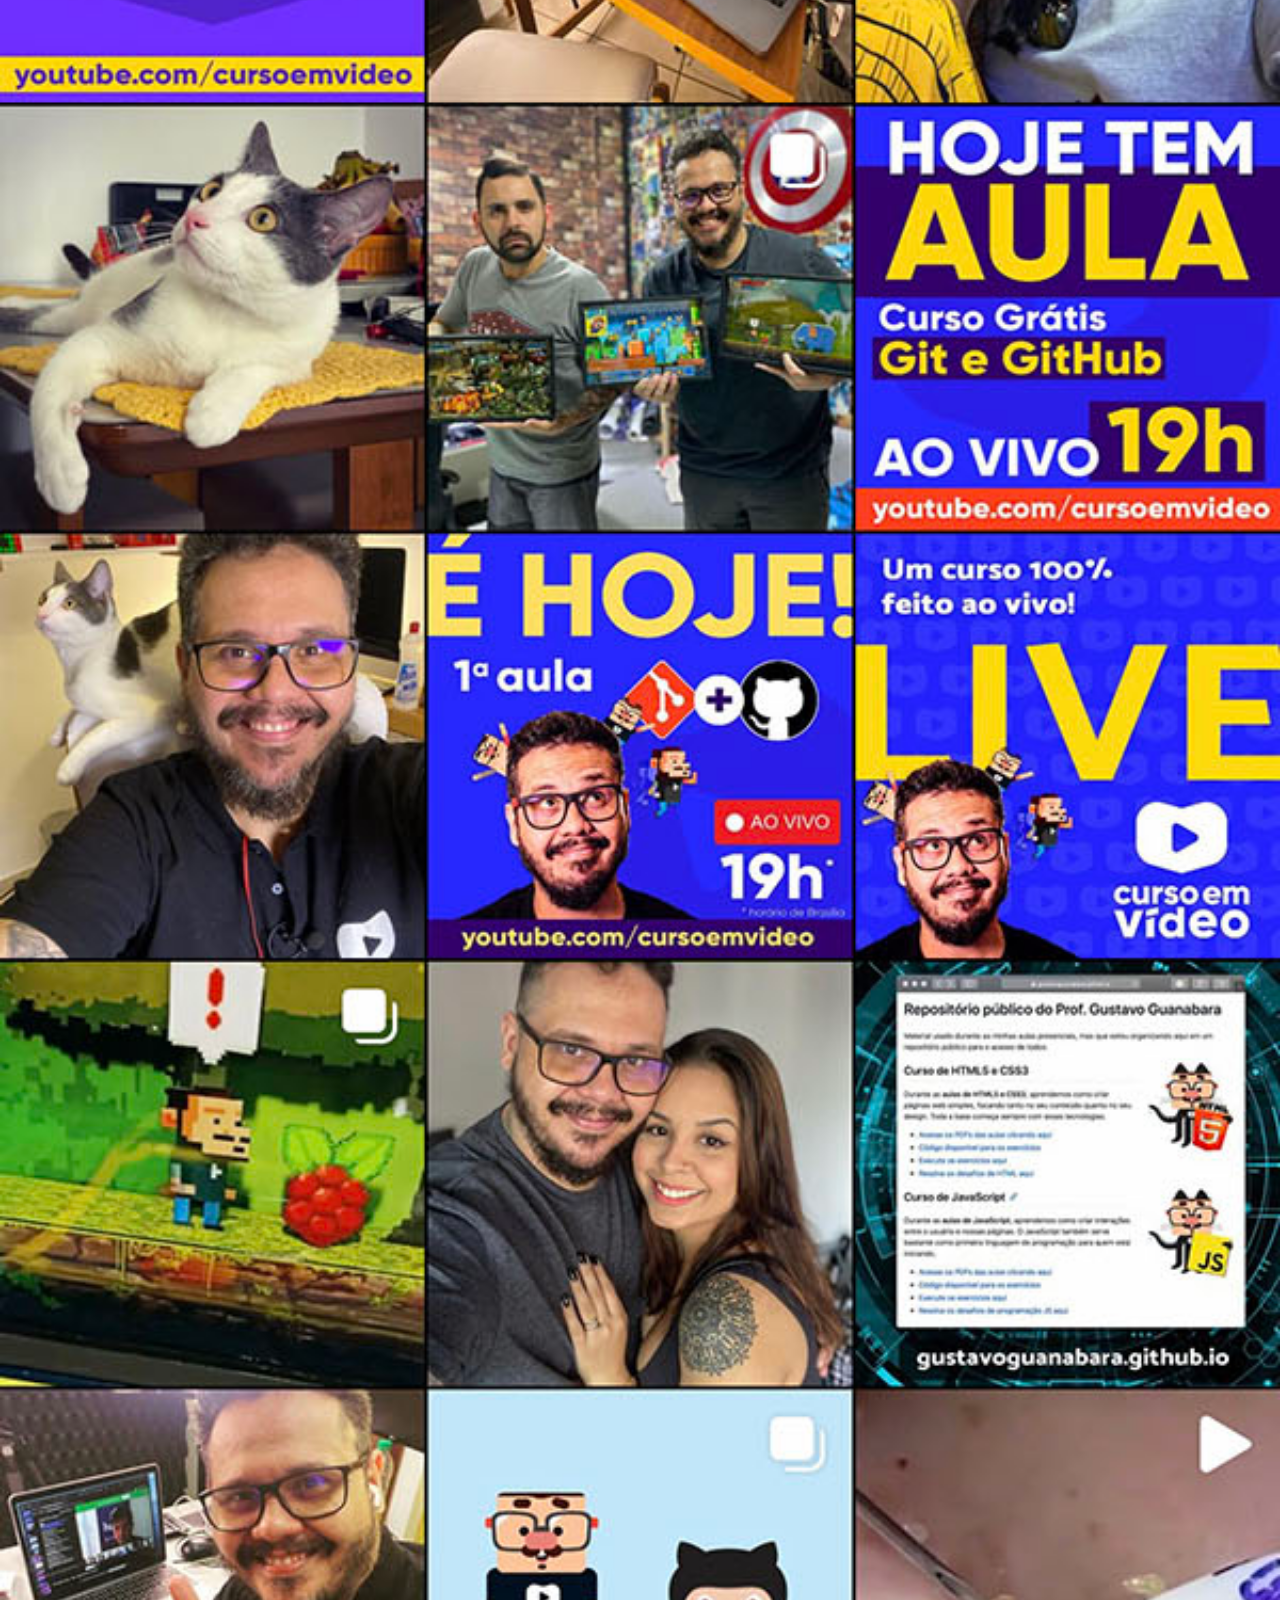
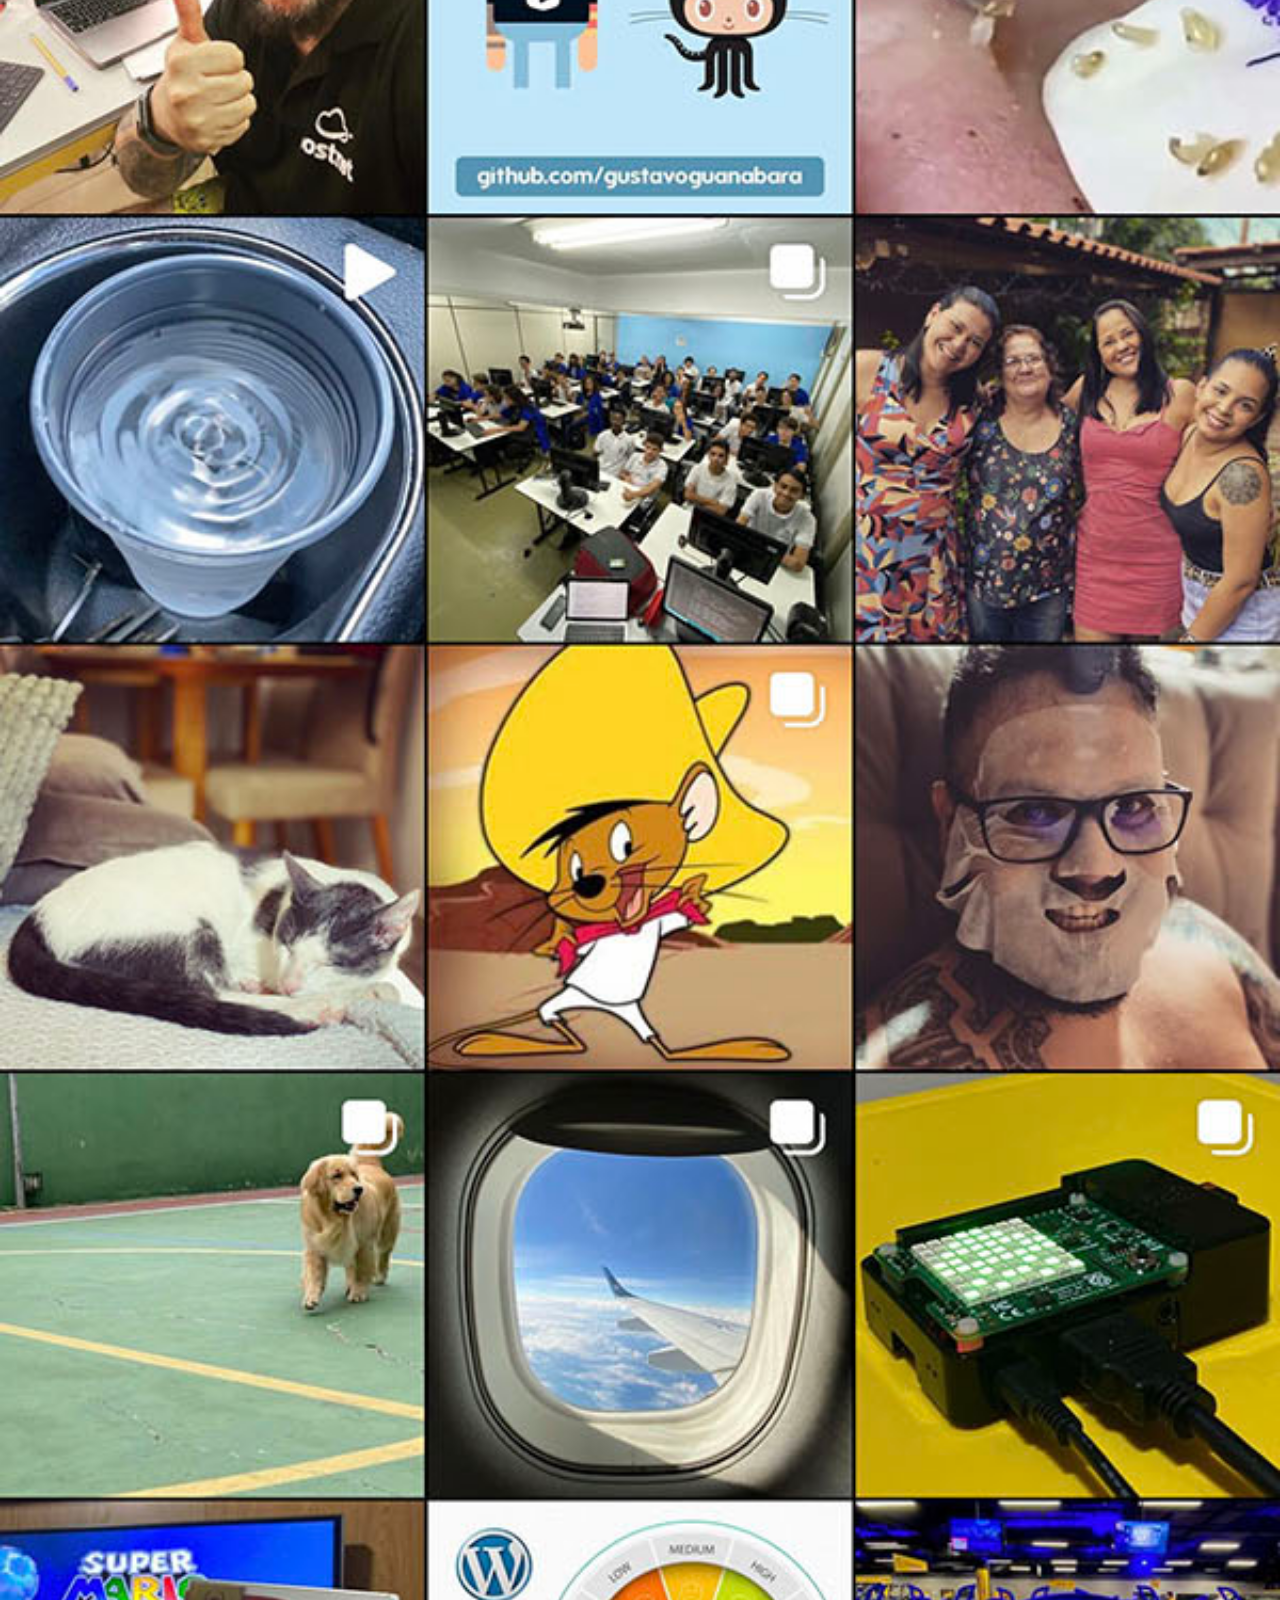
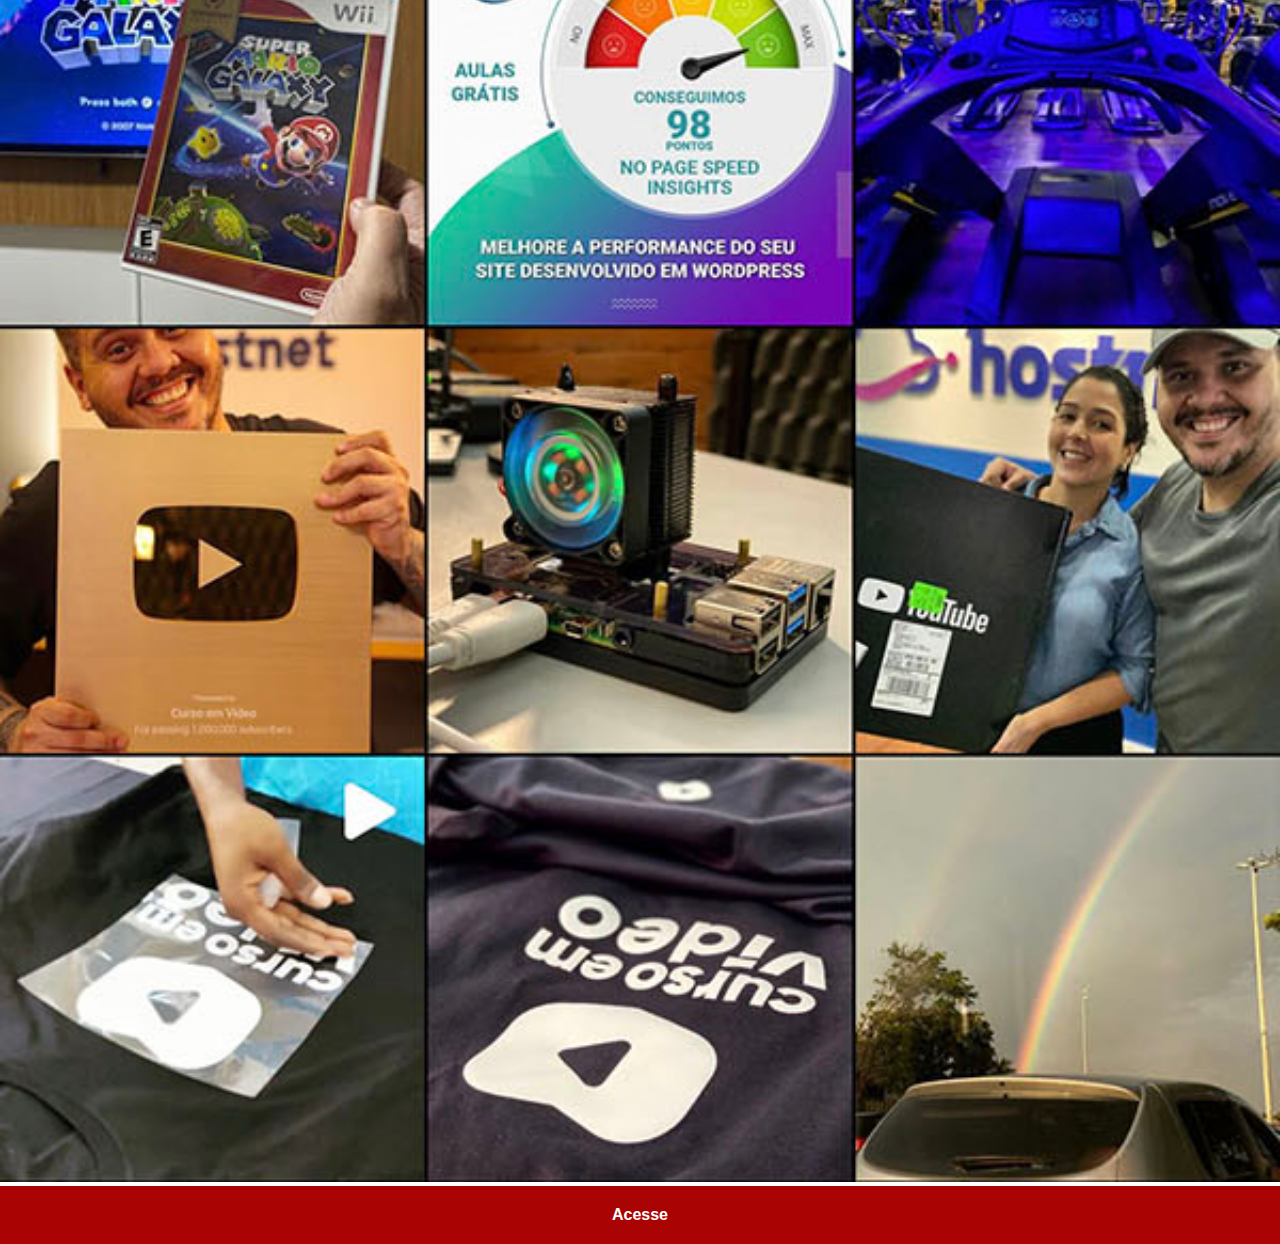
<file: instagram.html>
<!DOCTYPE html>
<html lang="pt-br">
<head>
    <meta charset="UTF-8">
    <meta http-equiv="X-UA-Compatible" content="IE=edge">
    <meta name="viewport" content="width=device-width, initial-scale=1.0">
    <link rel="stylesheet" href="style/social.css">
    <title>Instagram</title>
</head>
<body>
    <img src="imagens/tela-instagram.jpg" alt="Instagram">
    <a href="https://www.instagram.com/gustavoguanabara/" target="_blank">Acesse</a>
</body>
</html>
</file>
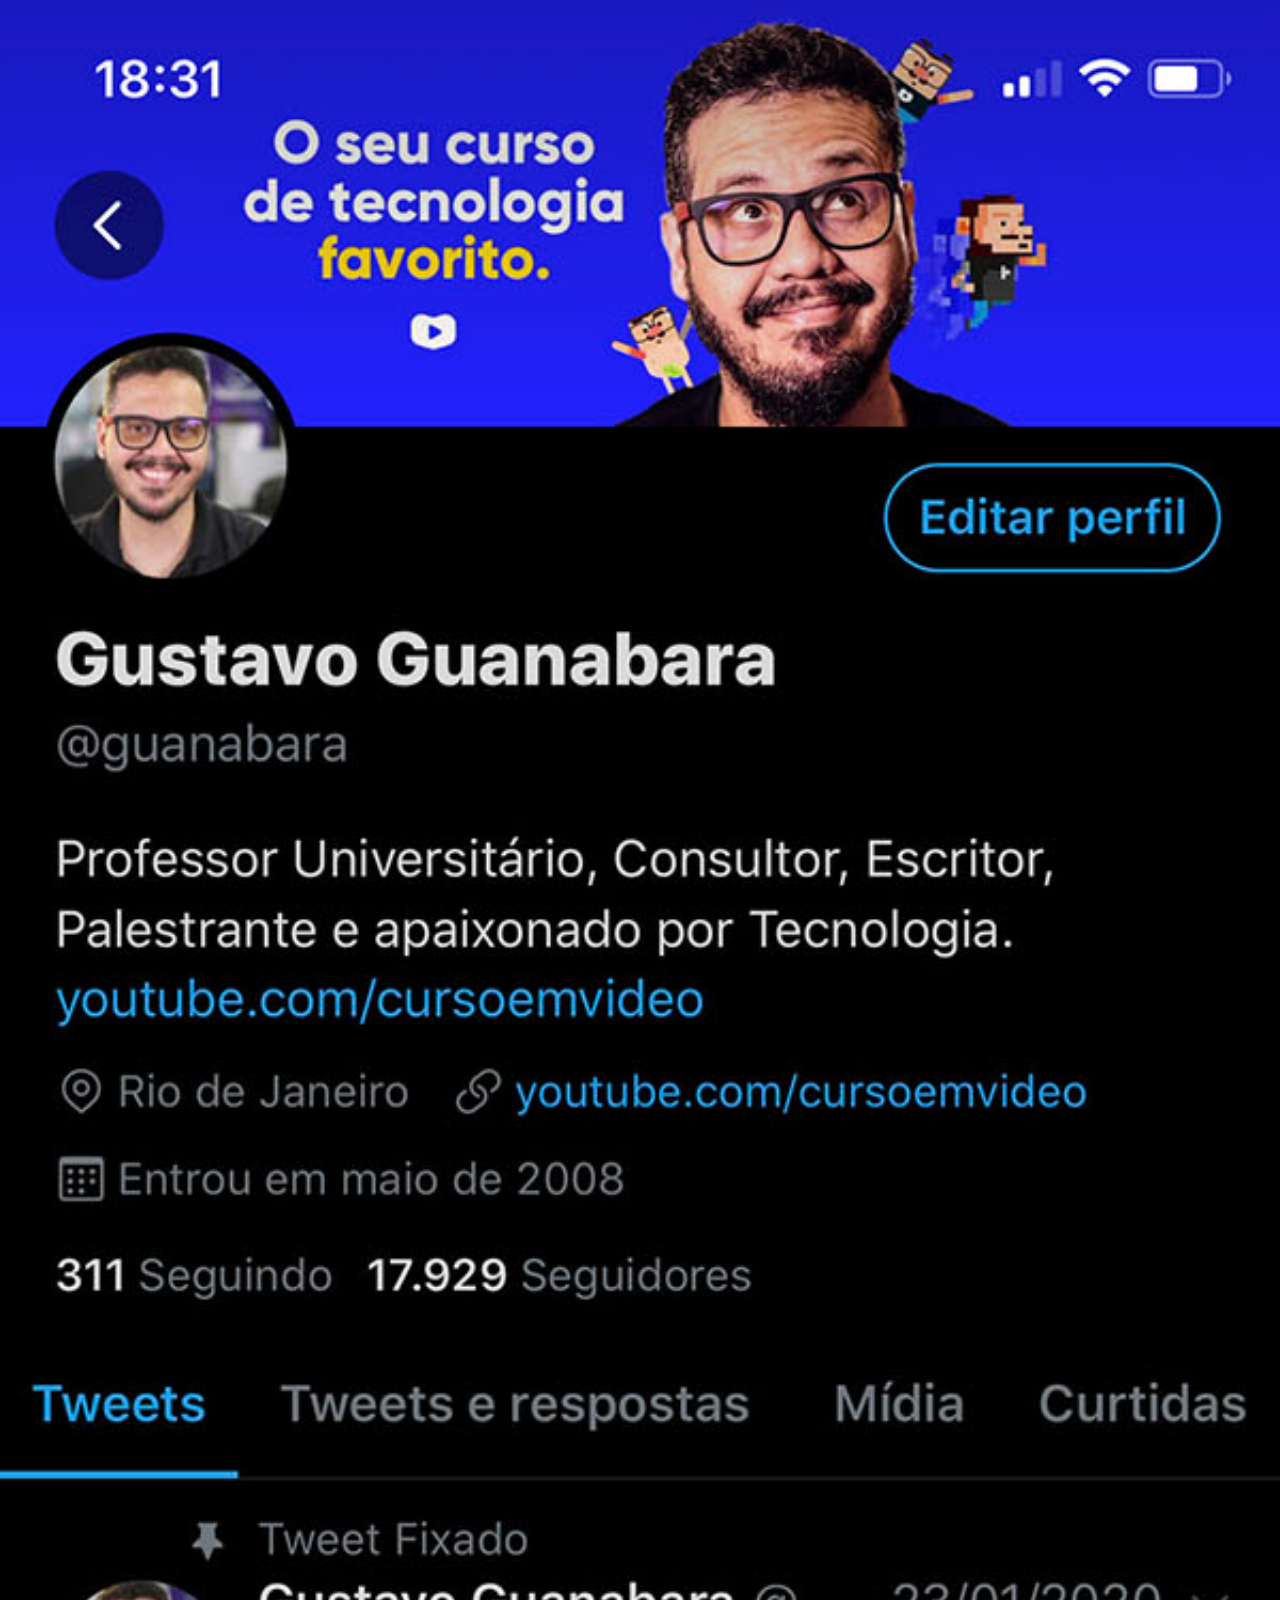
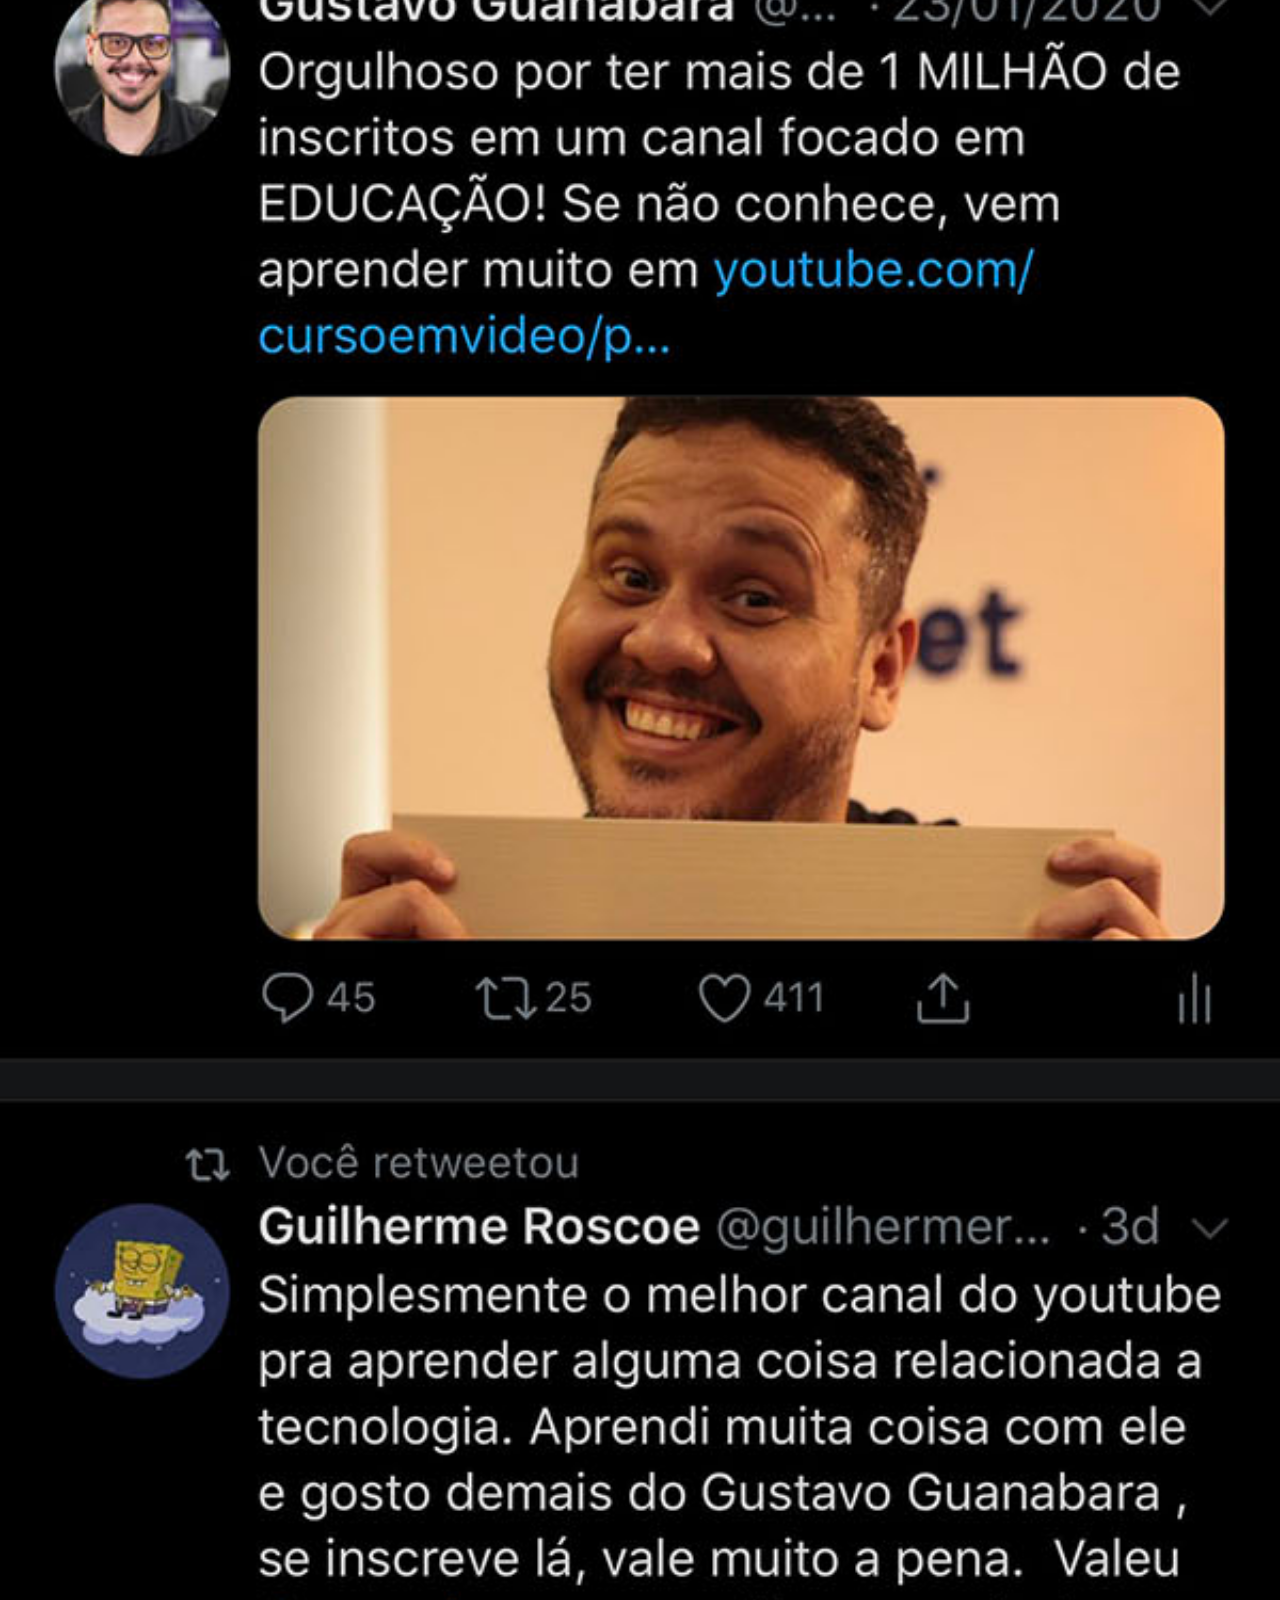
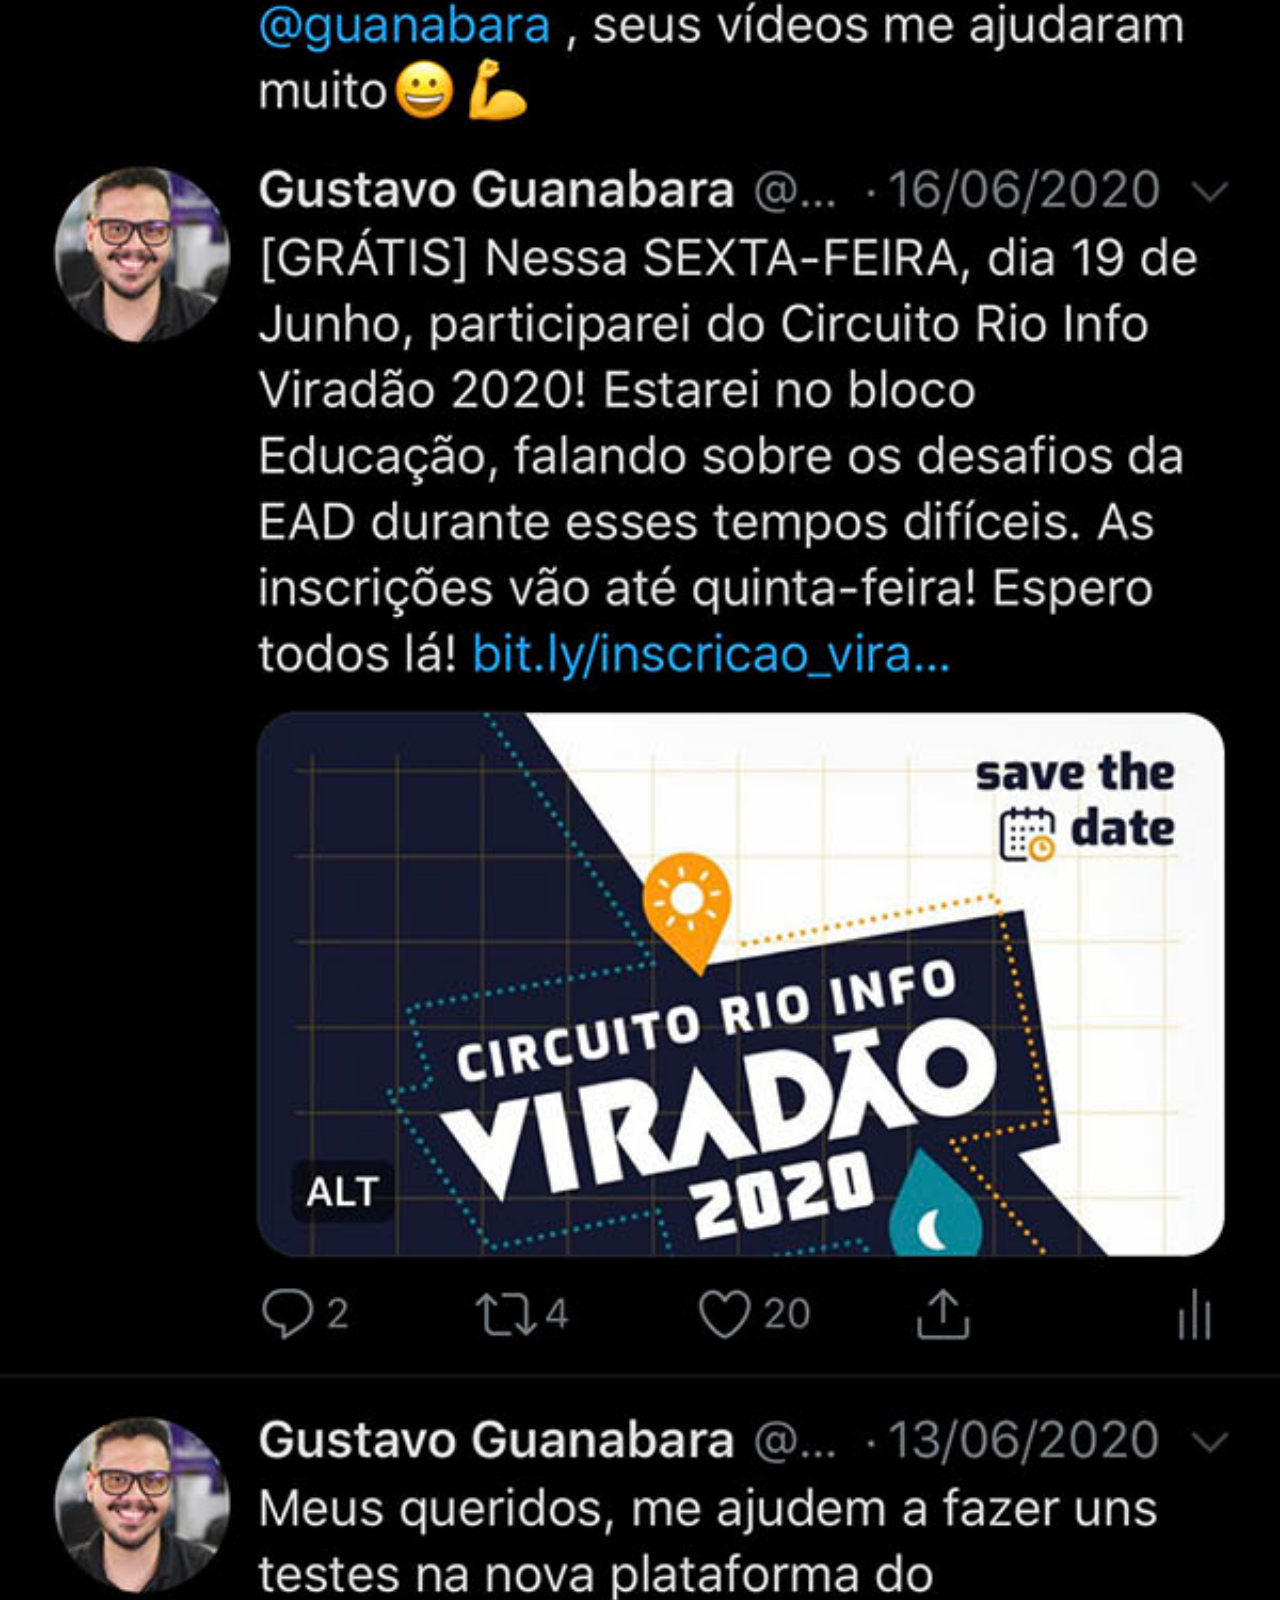
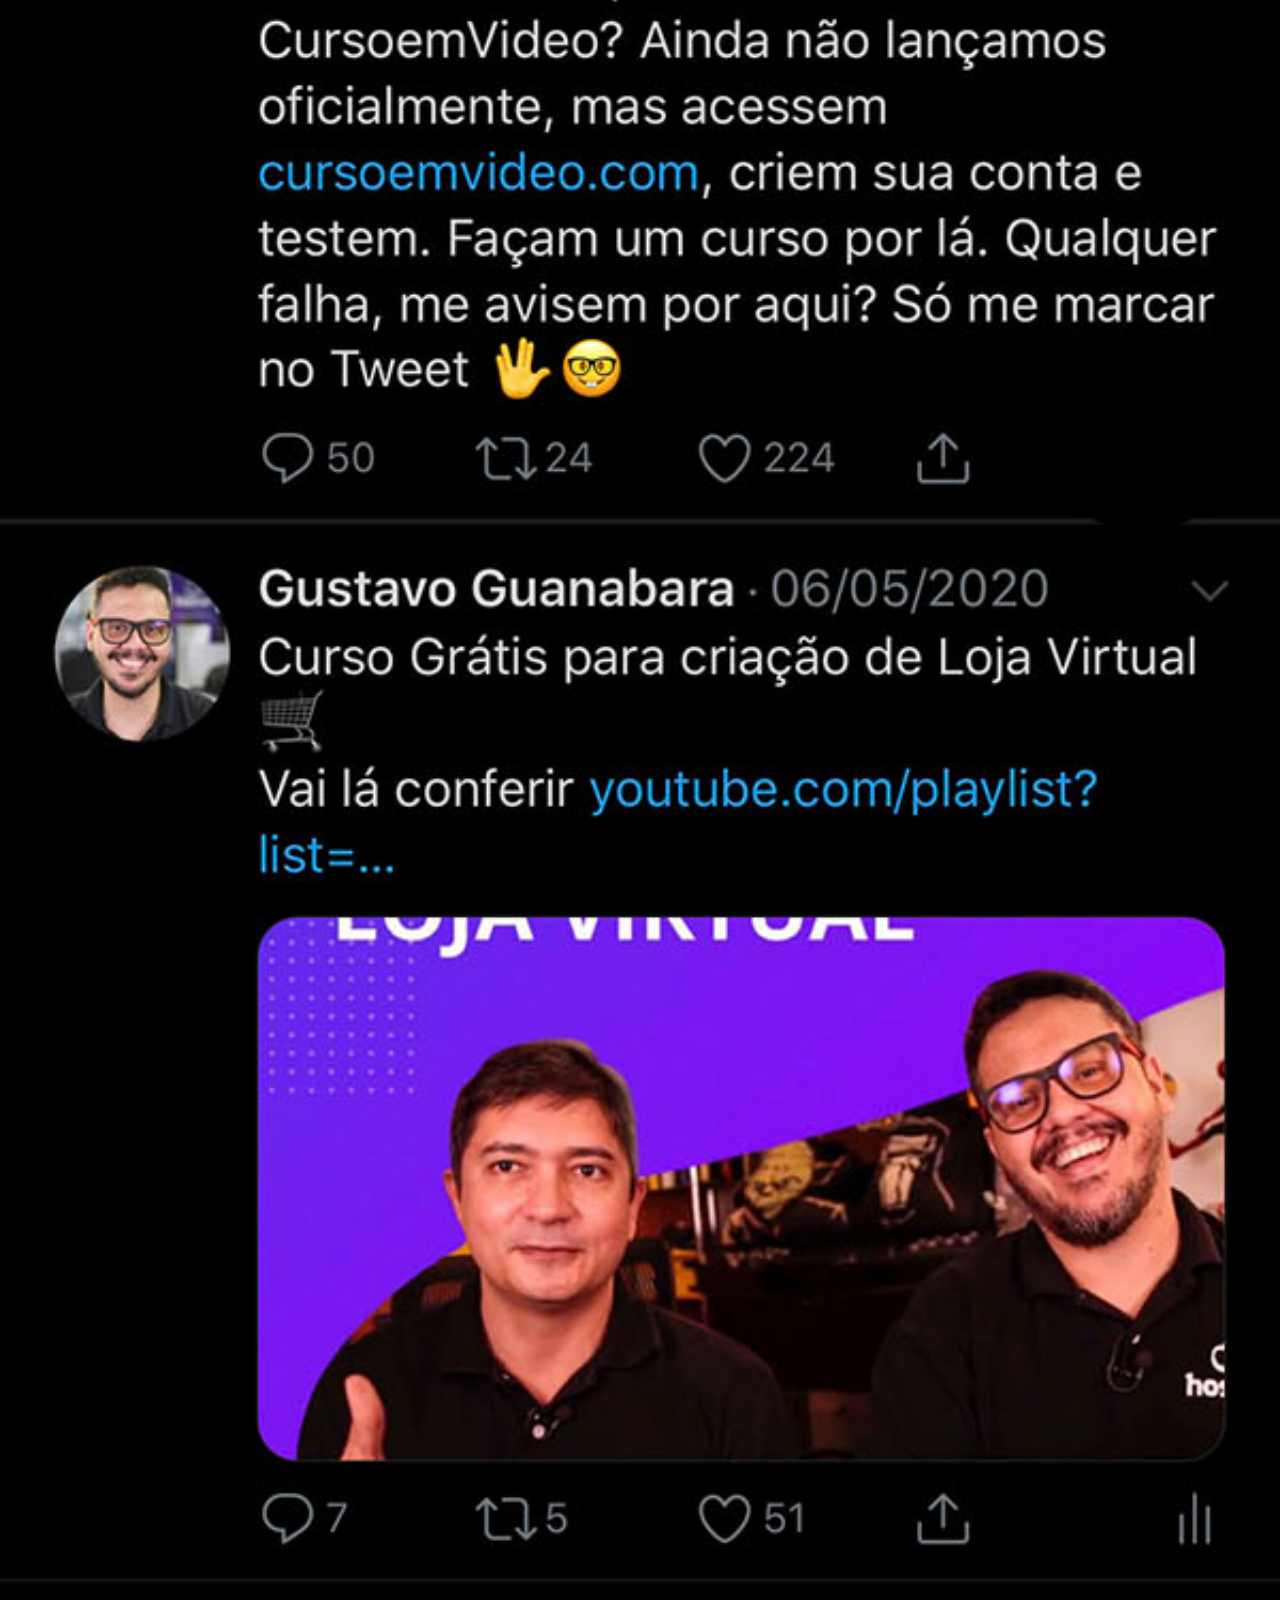
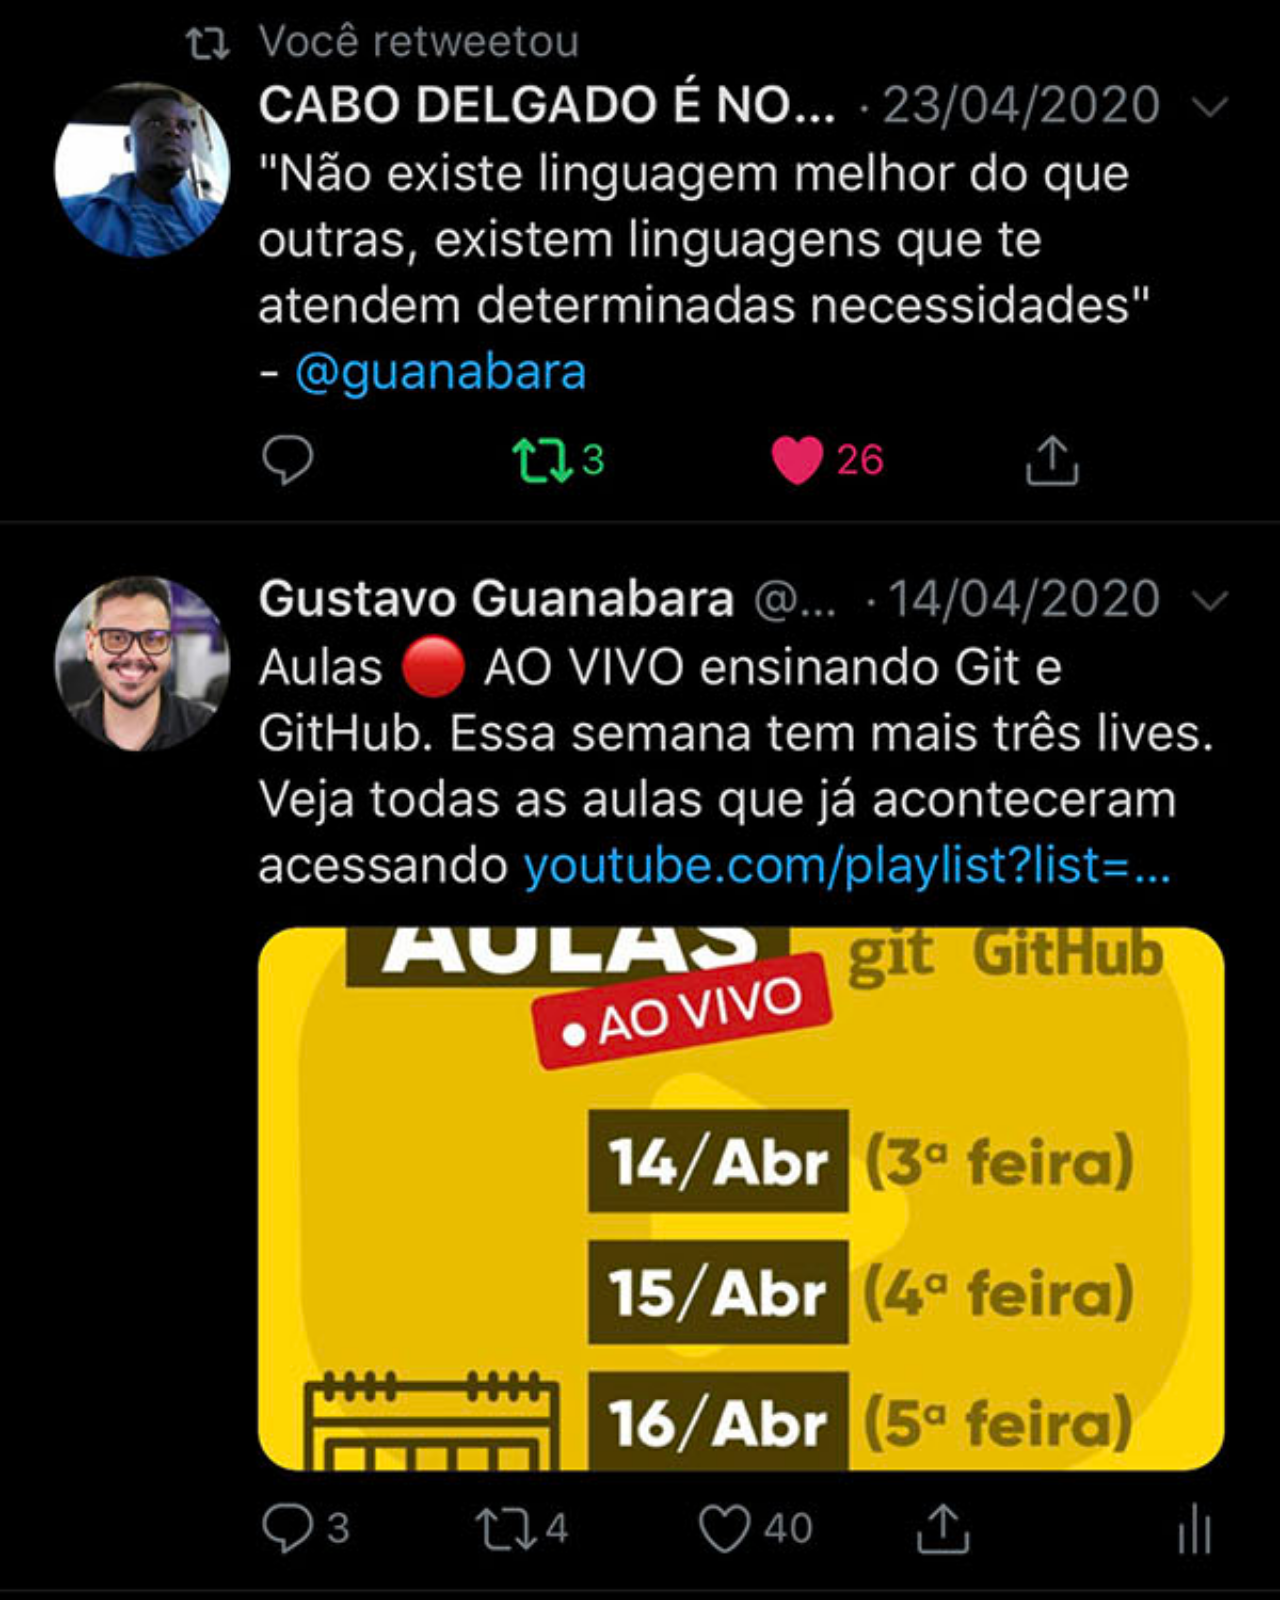
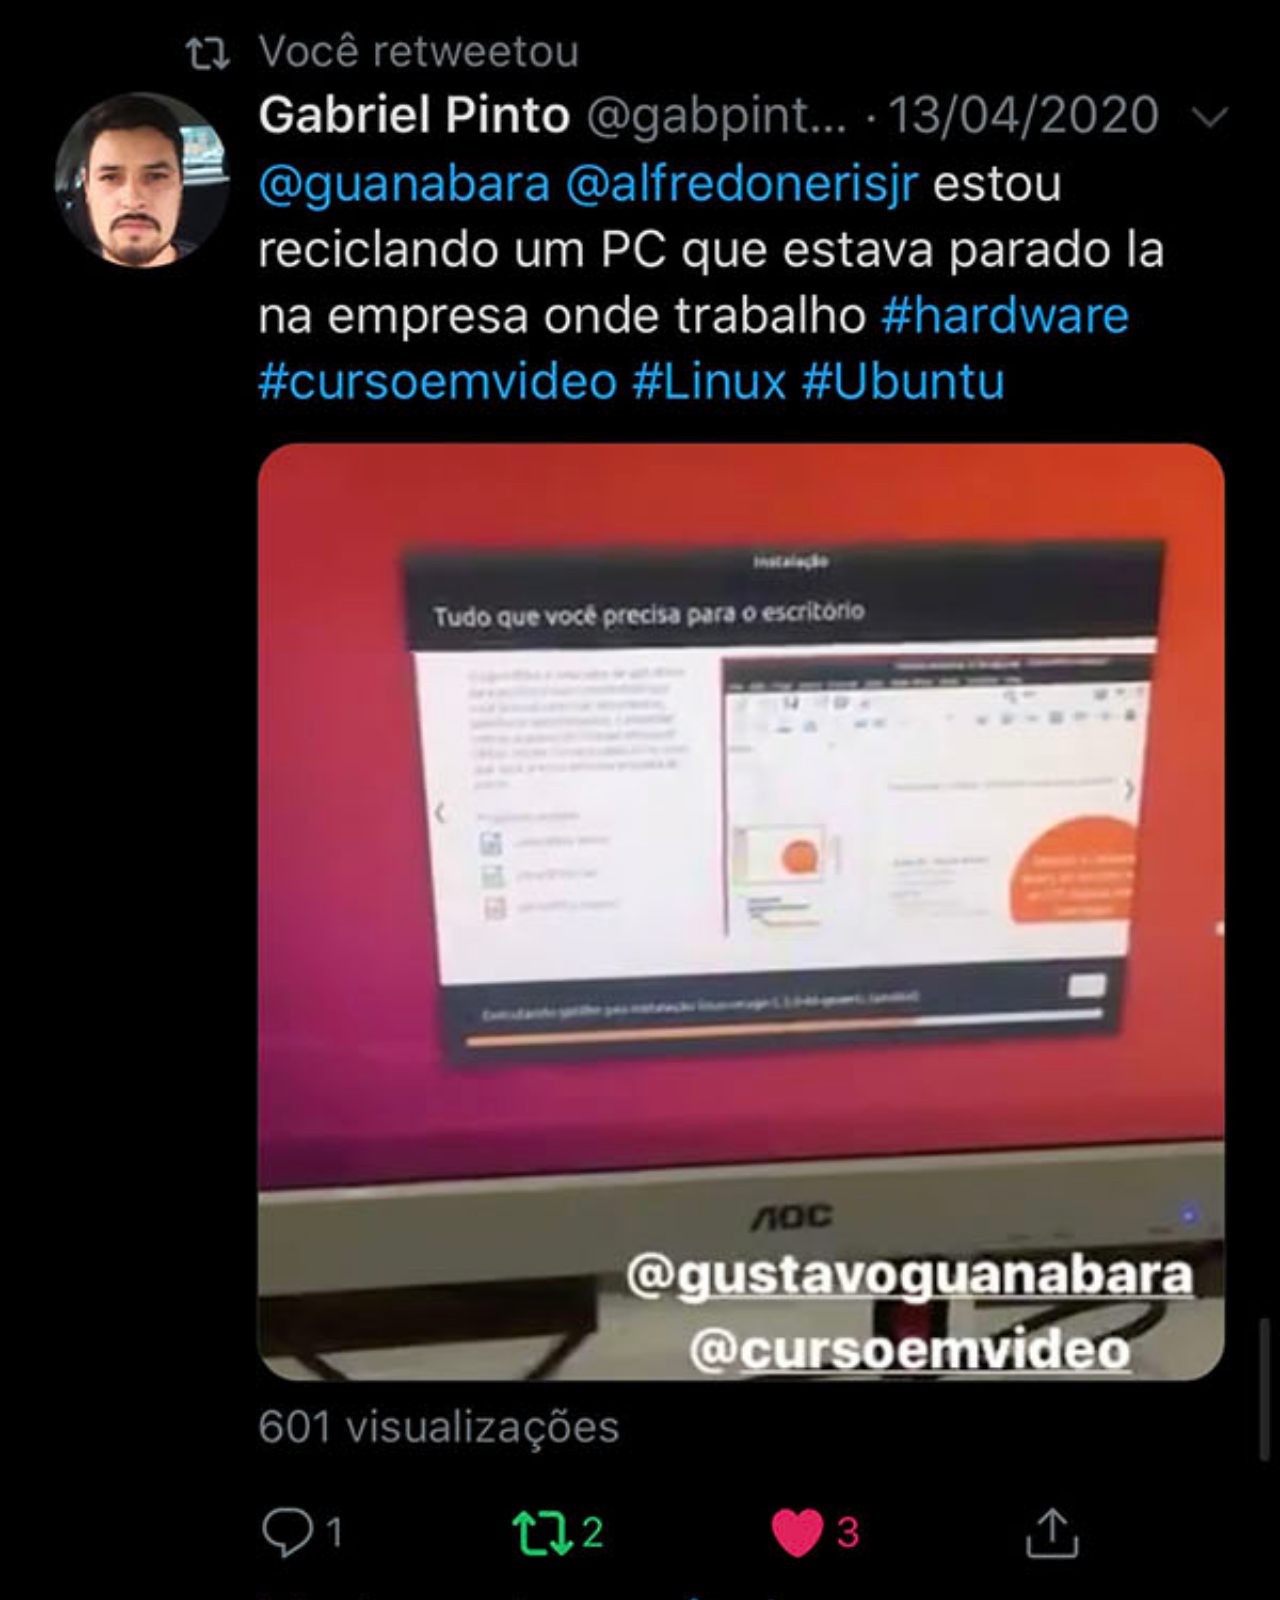
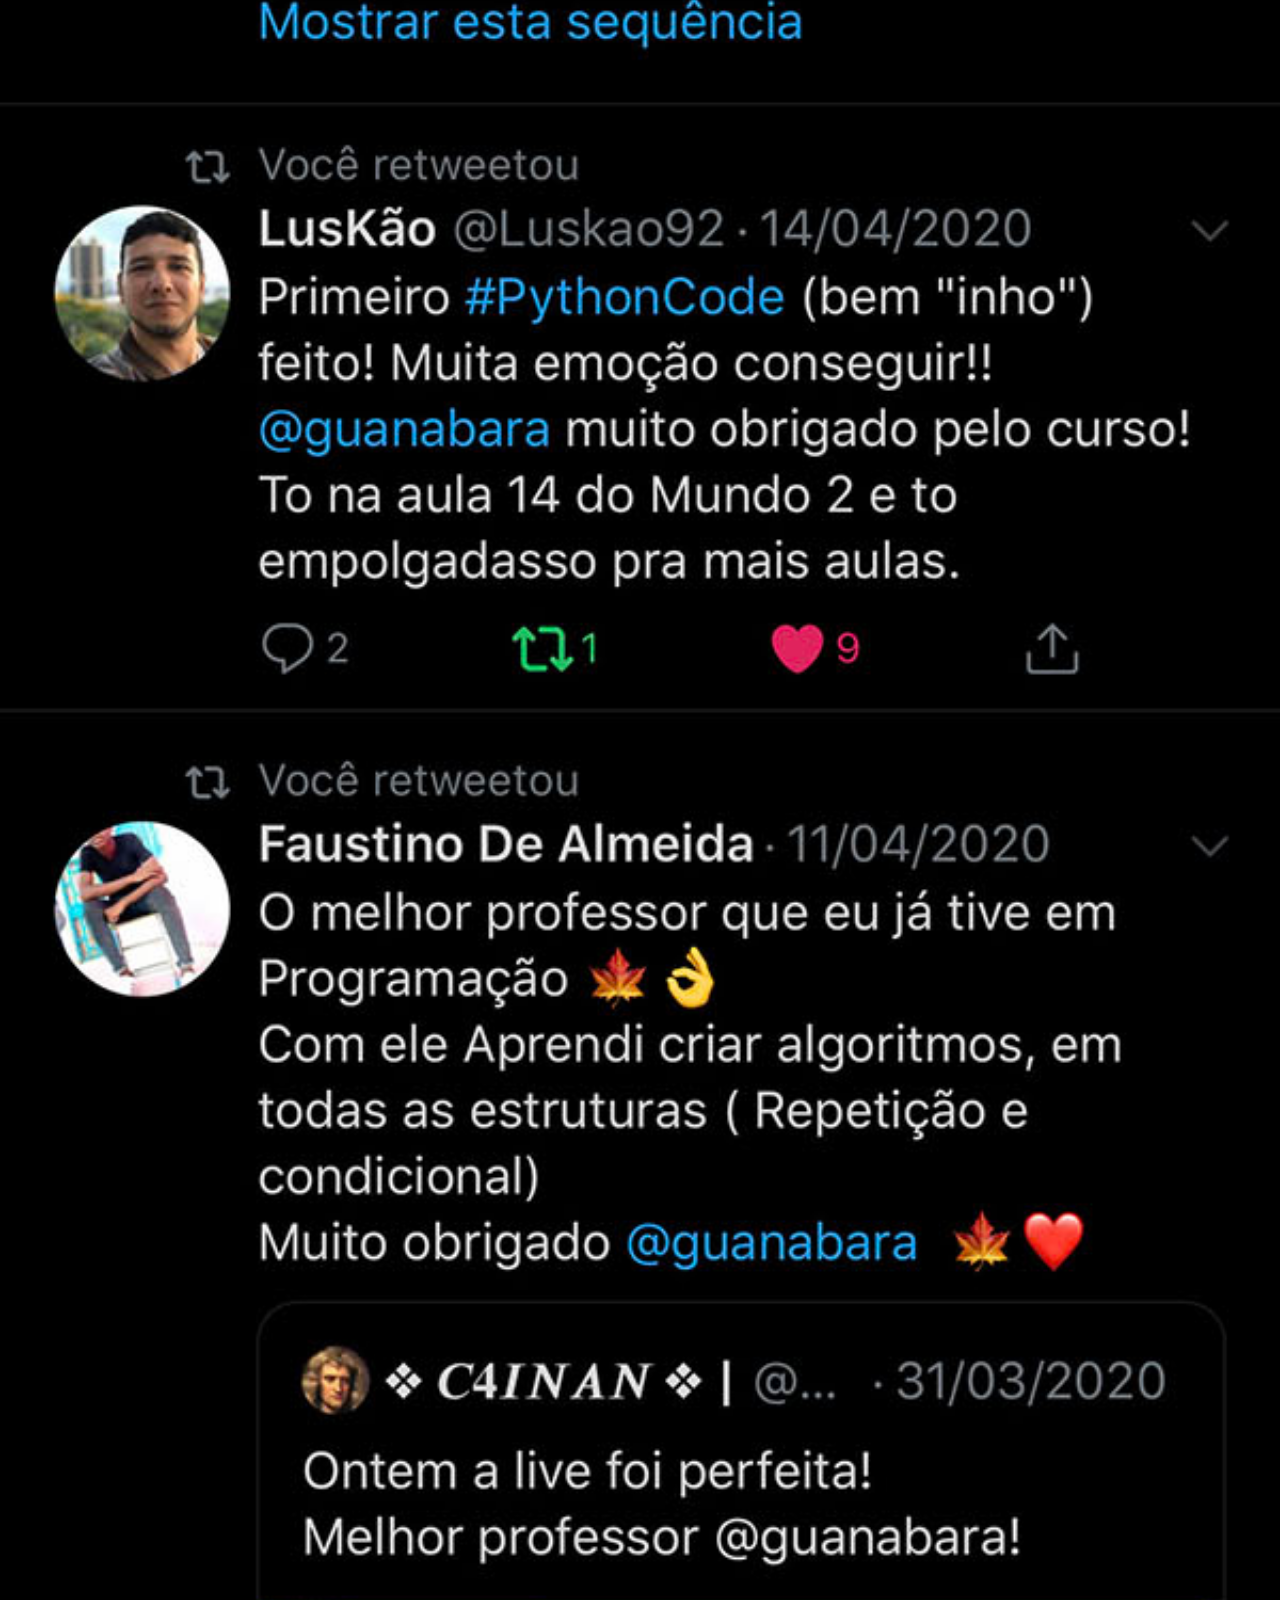
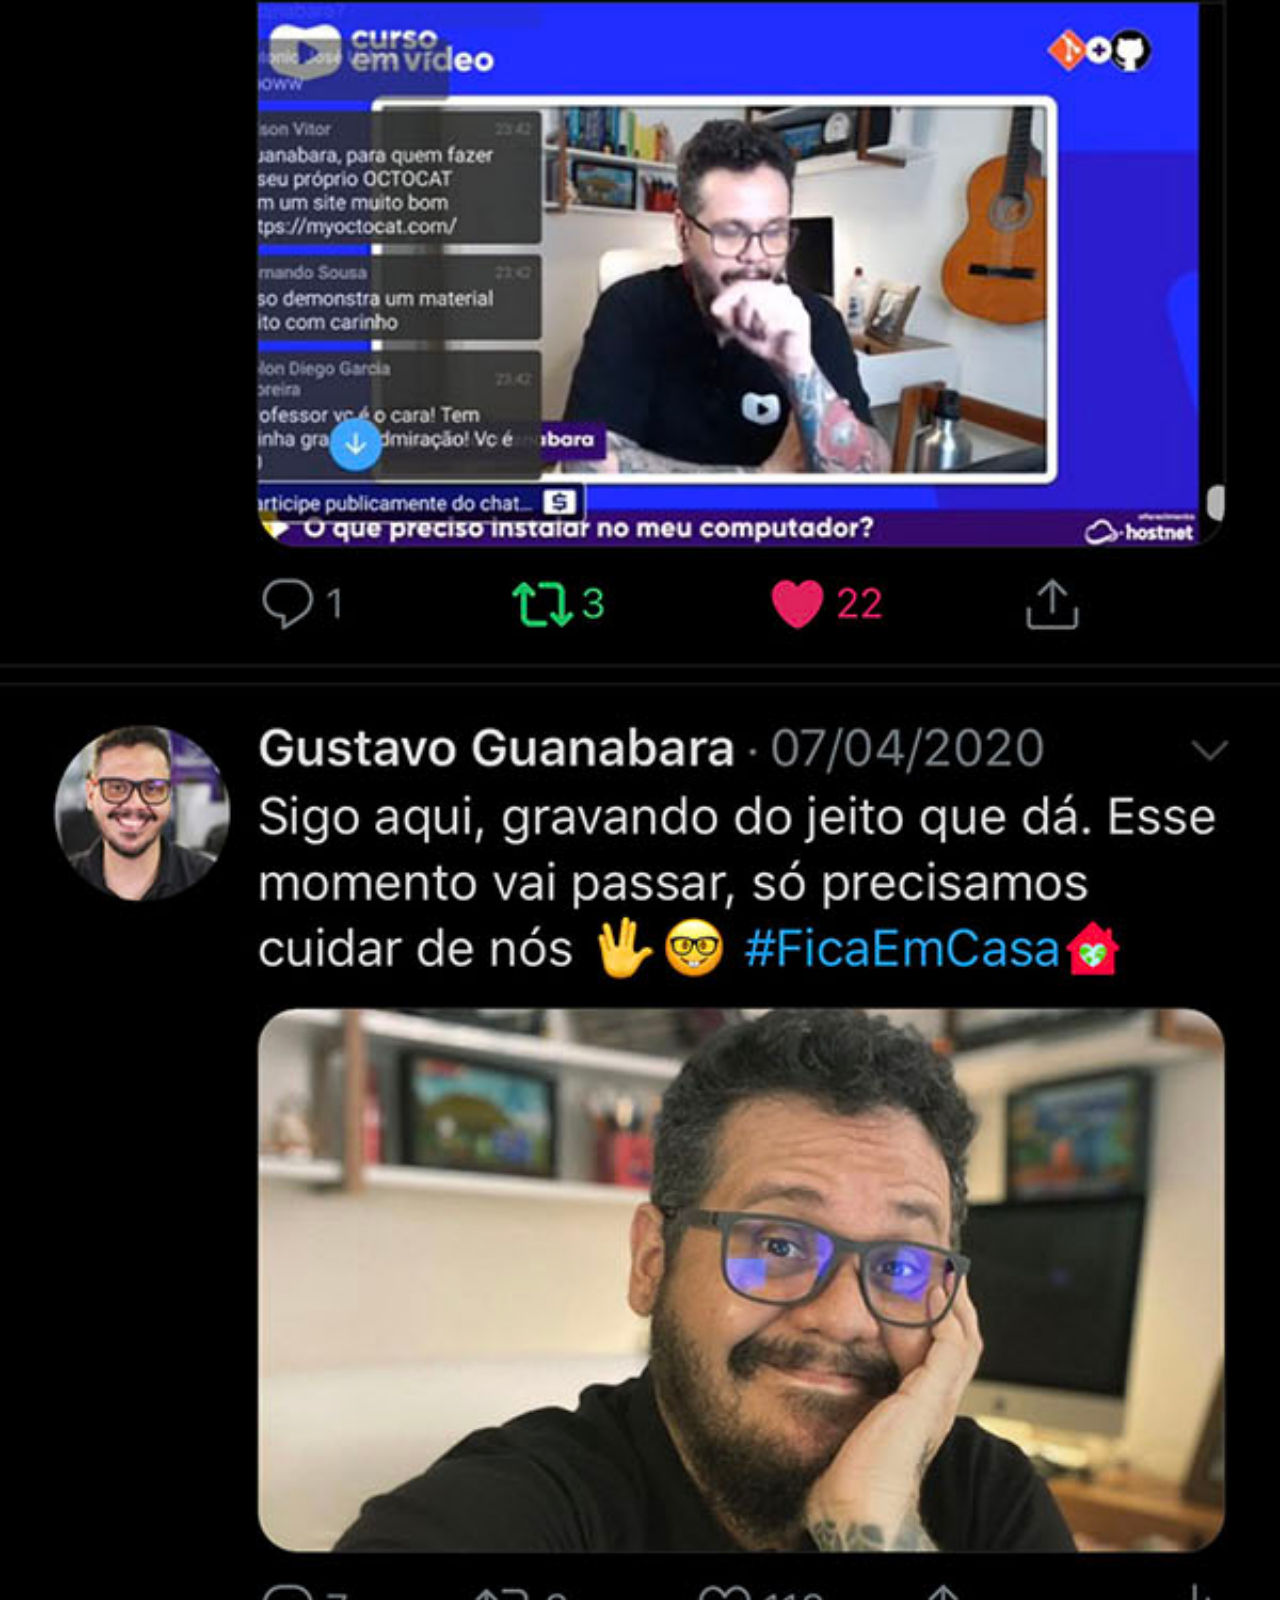
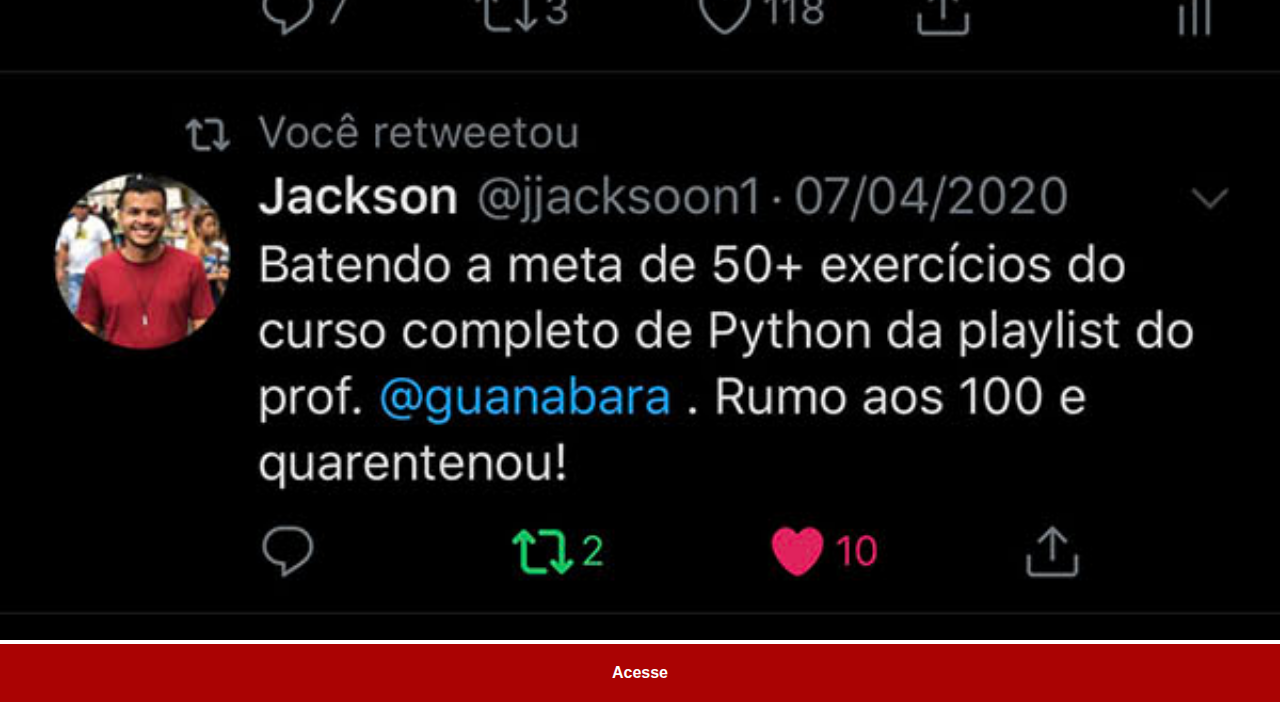
<file: twitter.html>
<!DOCTYPE html>
<html lang="pt-br">
<head>
    <meta charset="UTF-8">
    <meta http-equiv="X-UA-Compatible" content="IE=edge">
    <meta name="viewport" content="width=device-width, initial-scale=1.0">
    <link rel="stylesheet" href="style/social.css">
    <title>Twitter</title>
</head>
<body>
    <img src="imagens/tela-twitter.jpg" alt="Twitter">
    <a href="https://twitter.com/guanabara" target="_blank">Acesse</a>
</body>
</html>
</file>
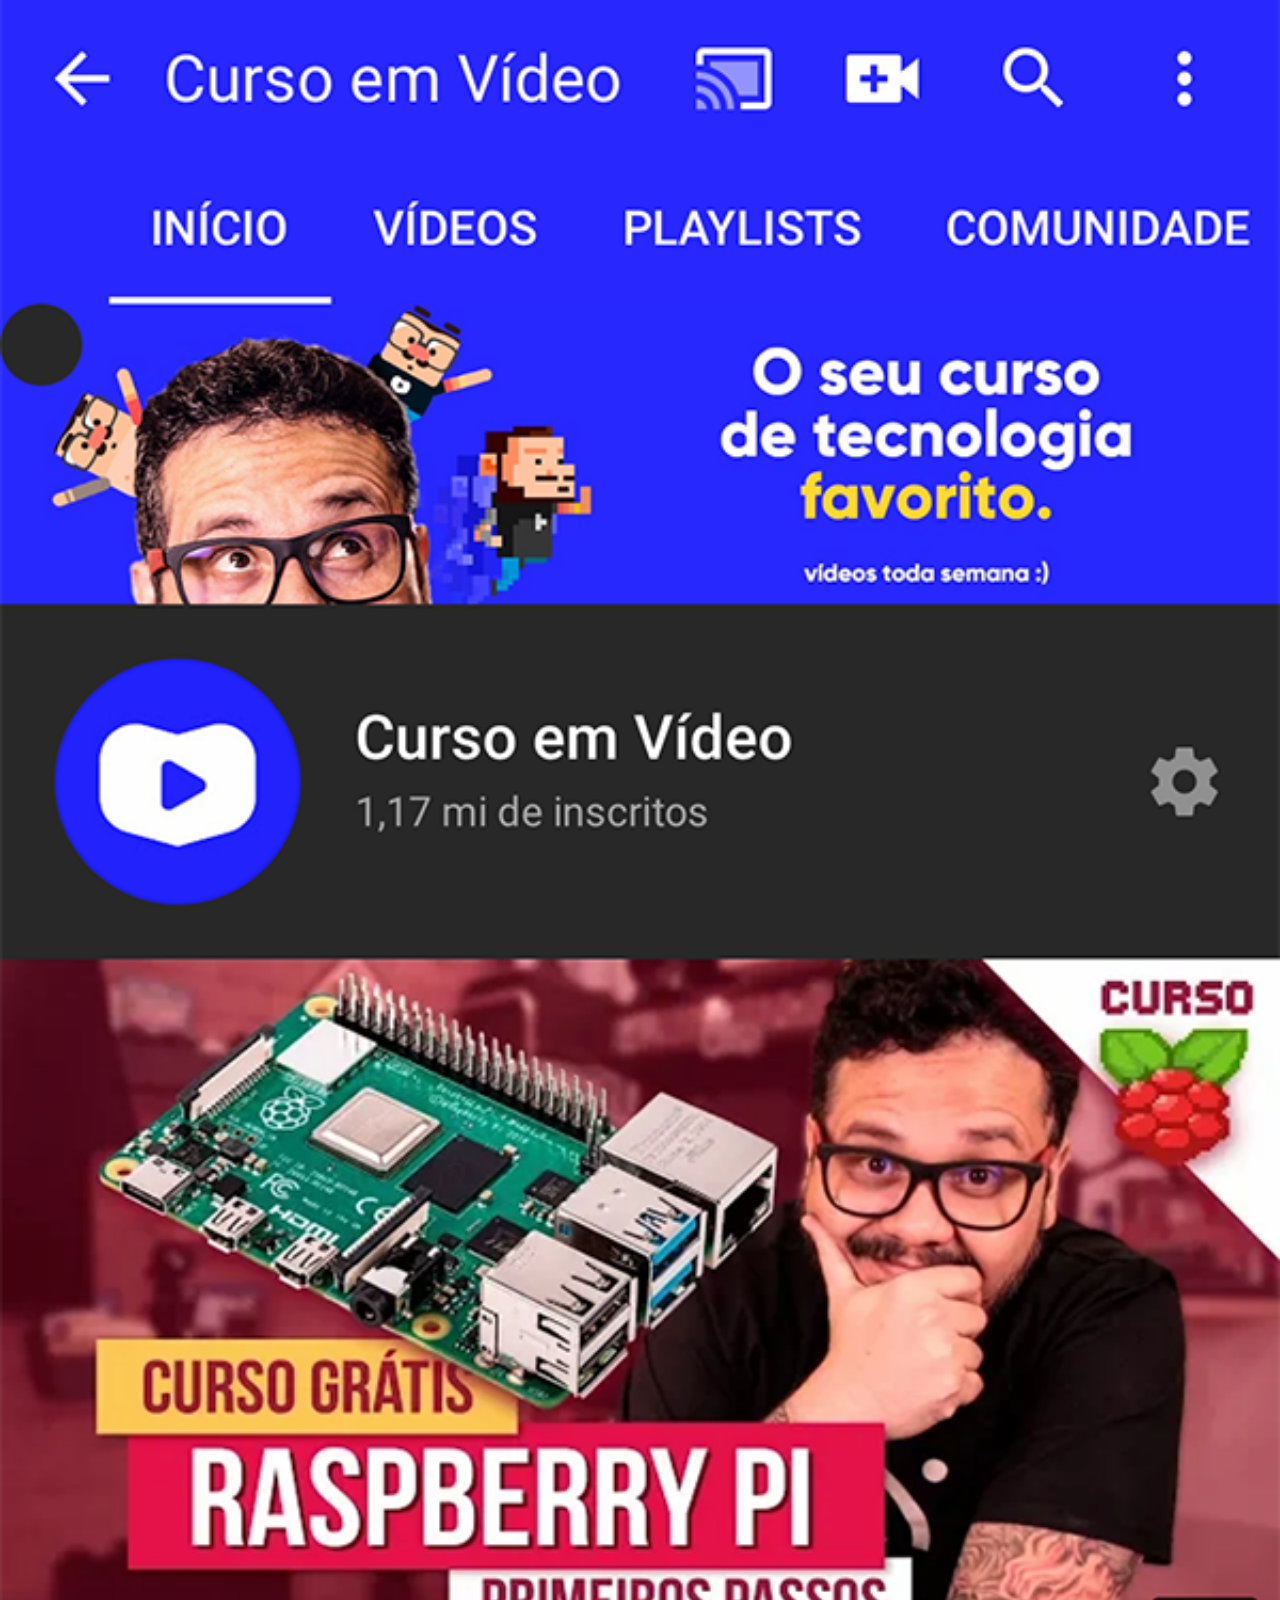
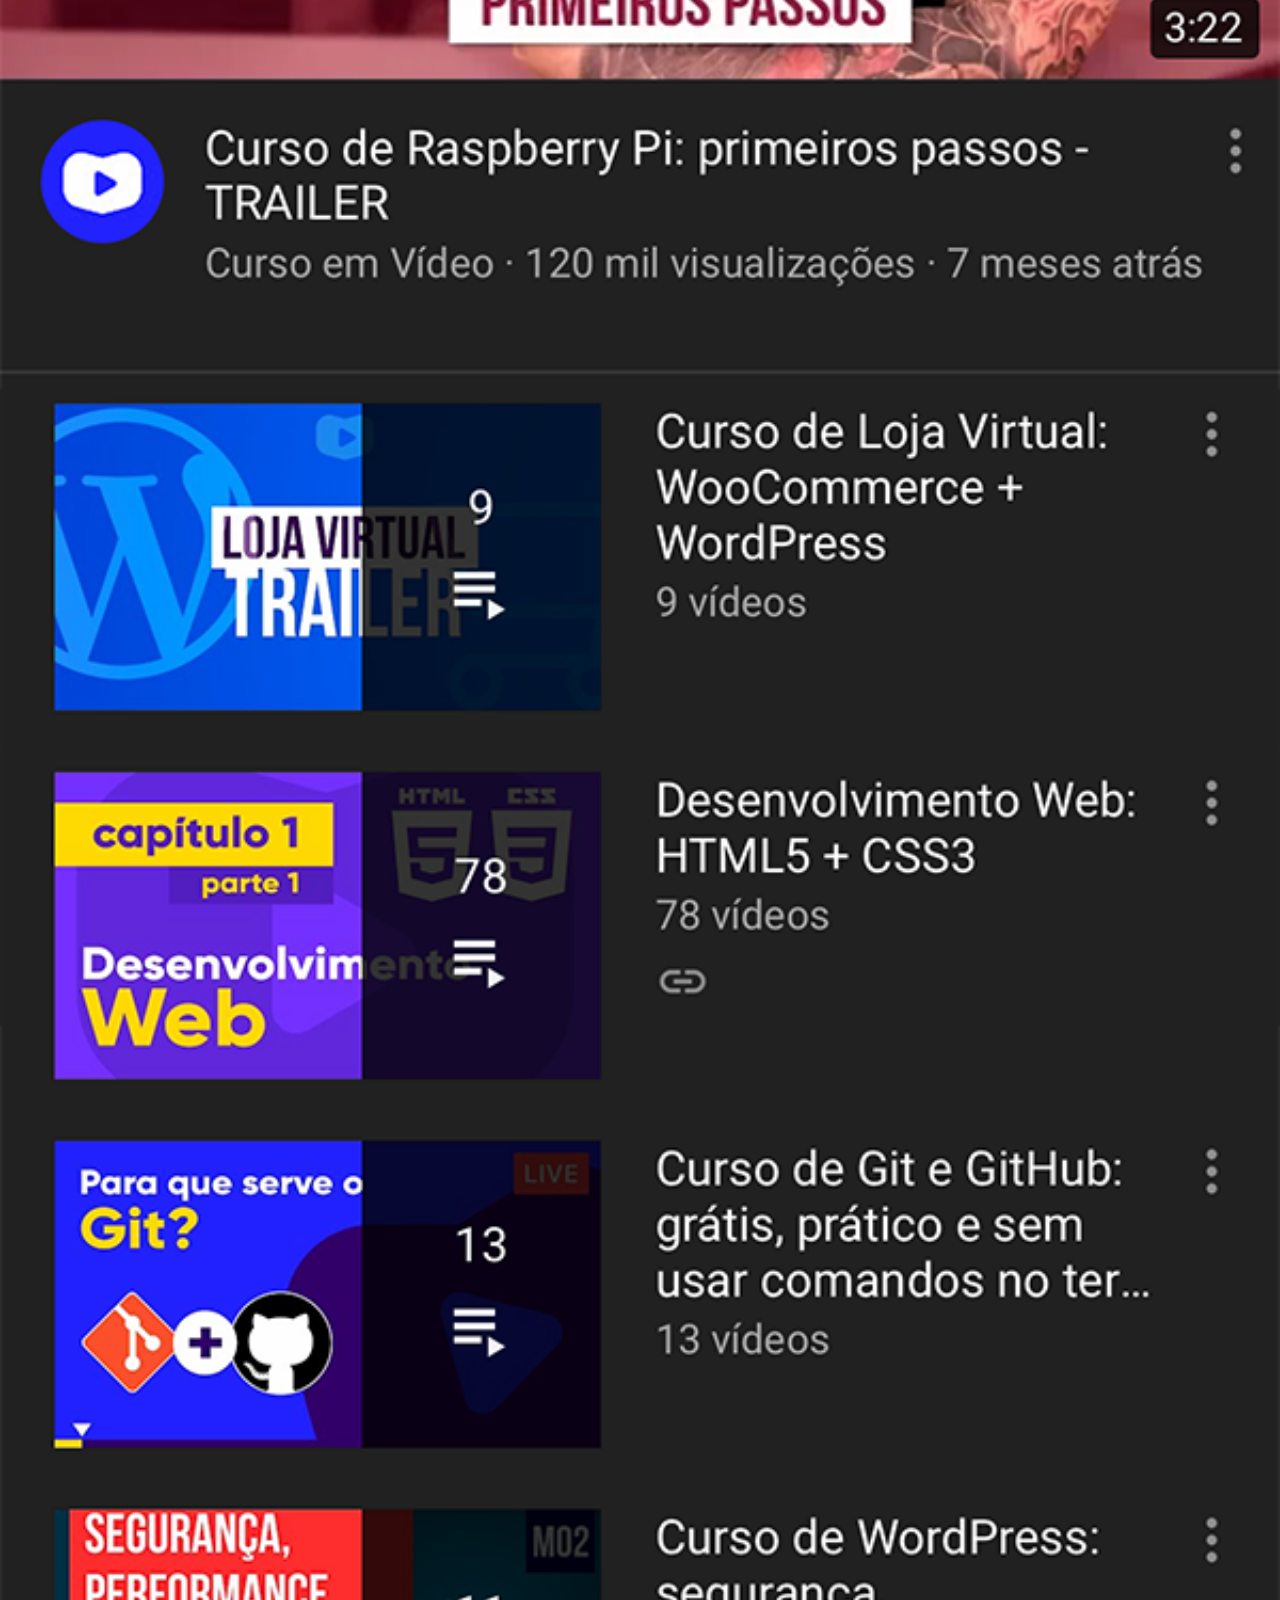
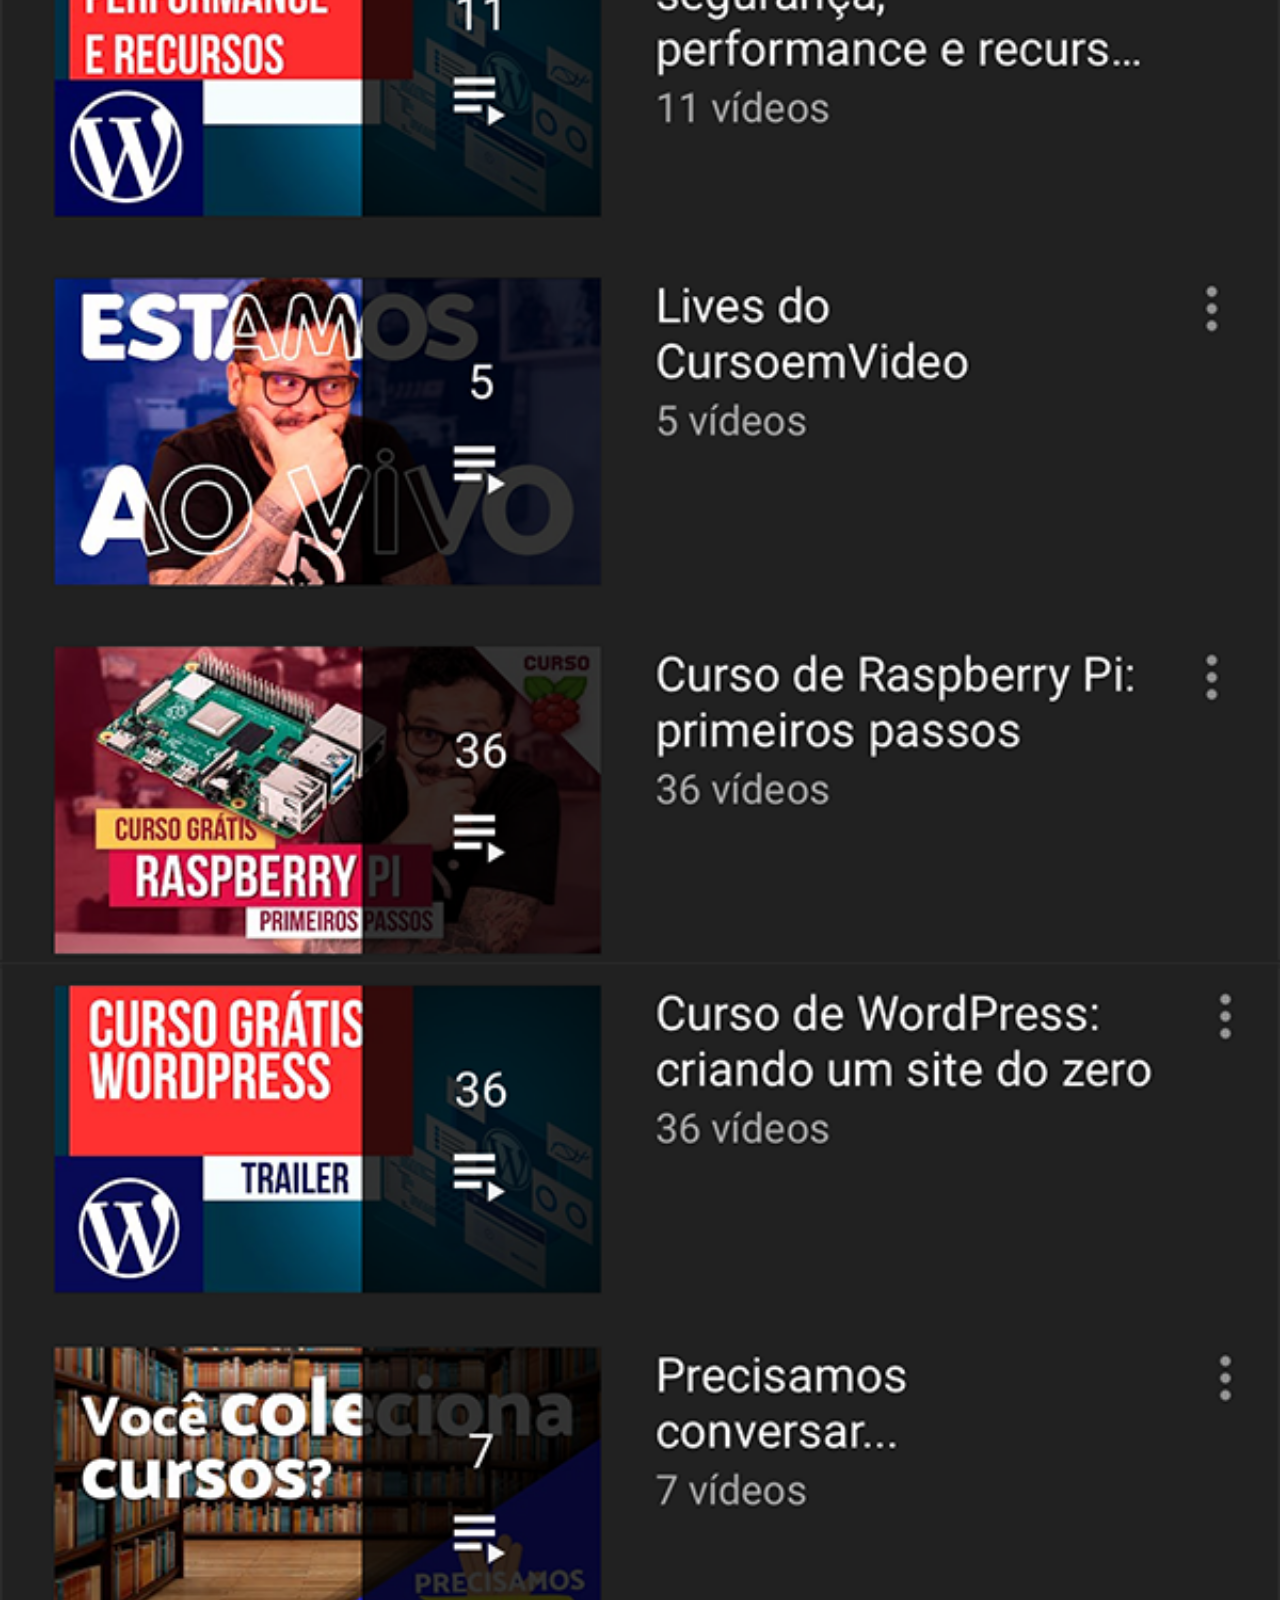
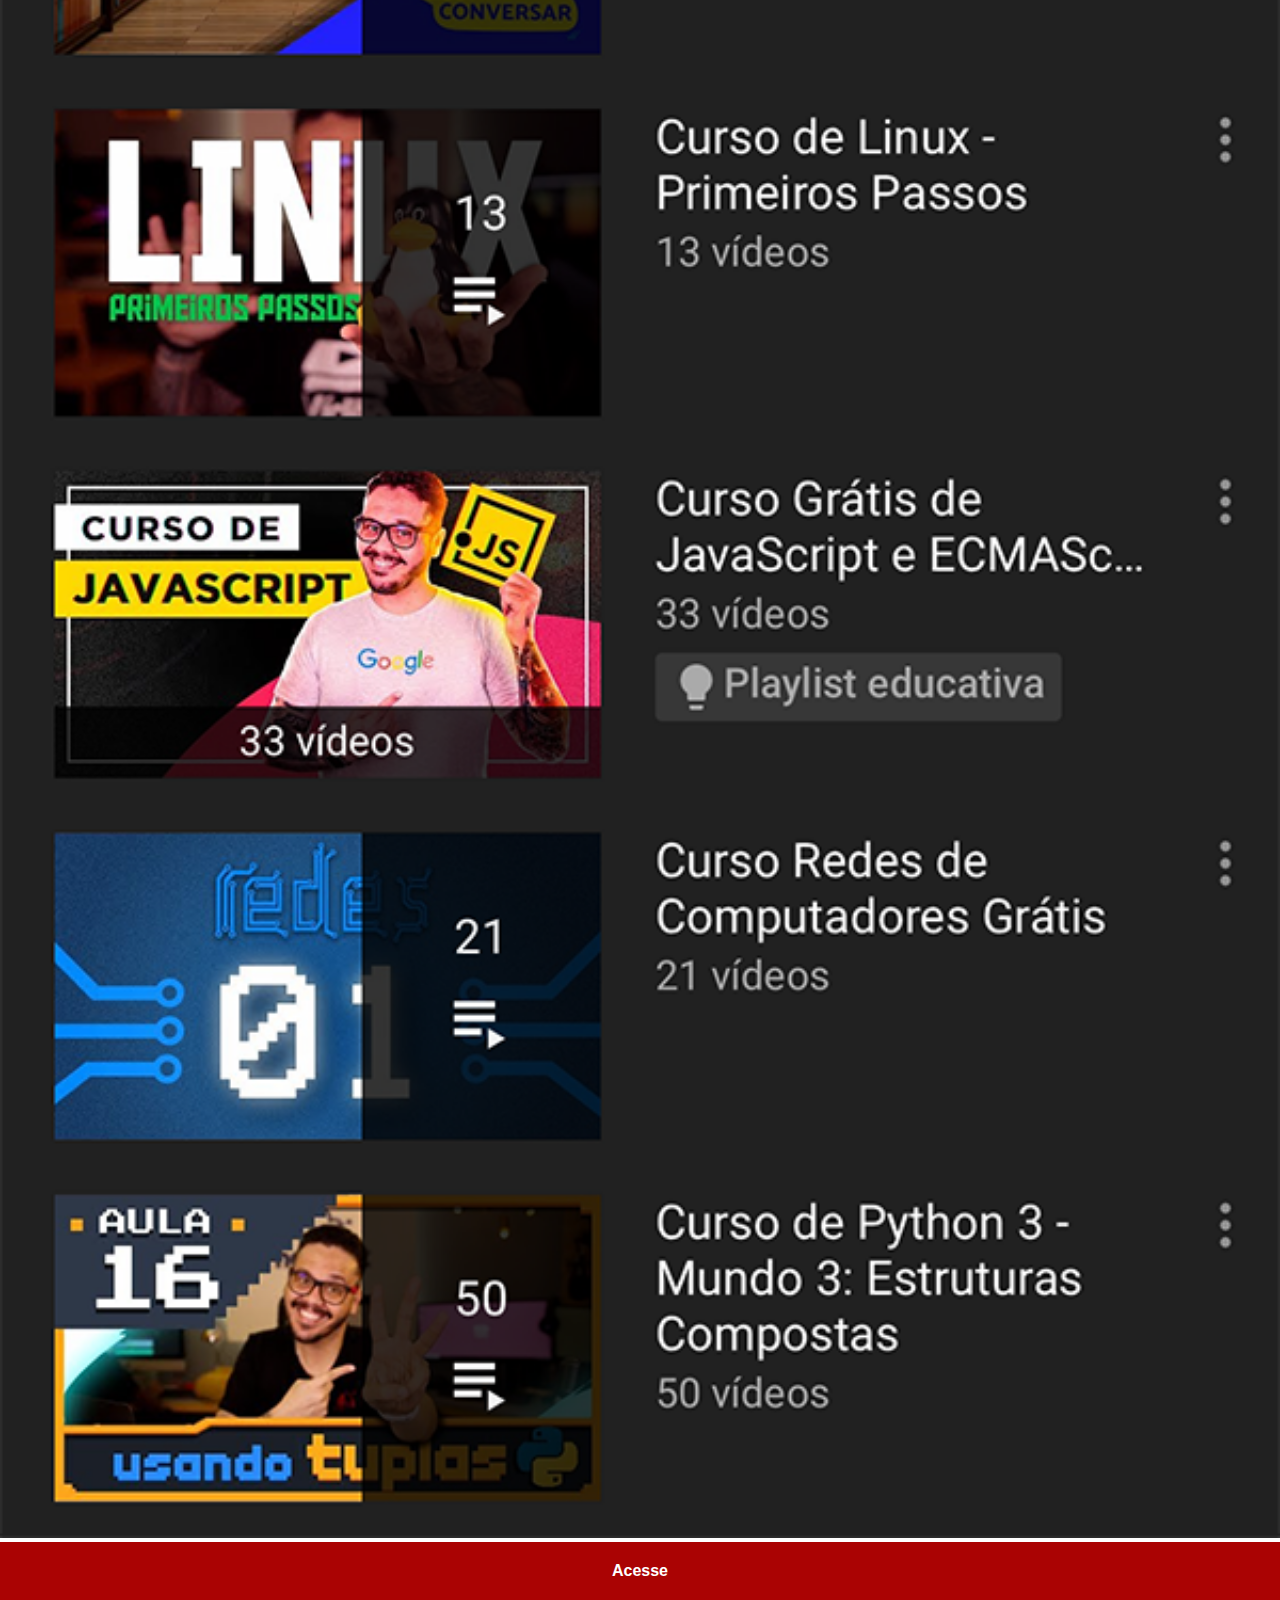
<file: youtube.html>
<!DOCTYPE html>
<html lang="pt-br">
<head>
    <meta charset="UTF-8">
    <meta http-equiv="X-UA-Compatible" content="IE=edge">
    <meta name="viewport" content="width=device-width, initial-scale=1.0">
    <link rel="stylesheet" href="style/social.css">
    <title>Youtube</title>
</head>
<body>
    <img src="imagens/tela-youtube.png" alt="Youtube">
    <a href="https://www.youtube.com/c/CursoemV%C3%ADdeo/playlists" target="_blank">Acesse</a>
    
</body>
</html>
</file>
<file: style/style.css>
@charset "UTF-8";

* {
    box-sizing: border-box;
    margin: 0px;
    padding: 0px;
    font-family: Arial, Helvetica, sans-serif;
}
html, body {
    height: 100vh;
    width: 100vw;
}
body {
    background: url(../imagens/fundo-madeira.jpg) no-repeat top center;
    background-size: cover;
    background-attachment: fixed;
}
main {
    height: 100vh;
    position: relative;
}
section#telefone {
    background-image: url(../imagens/frame-iphone.png);
    height: 630px;
    left: 50%;
    position: absolute;
    top: 50%;
    transform: translate(-50%, -50%);
    width: 311px;
}
iframe#tela {
    height: 472px;
    left: 22px;
    position: relative;
    top: 80px;
    width: 267px;
}
section#redes-socias {
    float: right;
    margin-top: 80px 
}

section#redes-socias img {
    border-radius: 50%;
    box-shadow: 1px 1px 4px rgba(0, 0, 0, 0.705);
    display: flex;
    margin: 0 10px 15px 0;
    width: 50px;
}
section#redes-socias img:hover {
    border: 1px solid rgba(255, 255, 255, 0.589);
    box-shadow: 4px 4px 8px #000;
    transform: translate(-2px, -2px);
    transition: transform .5s, border .5s;
}
</file>
<file: style/social.css>
@charset "UTF-8";
* {
    margin: 0;
    padding: 0;
    font-family: Arial, Helvetica, sans-serif;
}
 ::-webkit-scrollbar {
    width: 0px;
    height: 0px;
}
img {
    width: 100vw;
}
a {
    display: block;
    background-color: #aa0303;
    color: #fff;
    padding: 20px;
    text-align: center;
    font-weight: bolder;
    text-align: center;
    text-decoration: none;
}
a:hover{
    background-color: #d60404;
}
</file>
